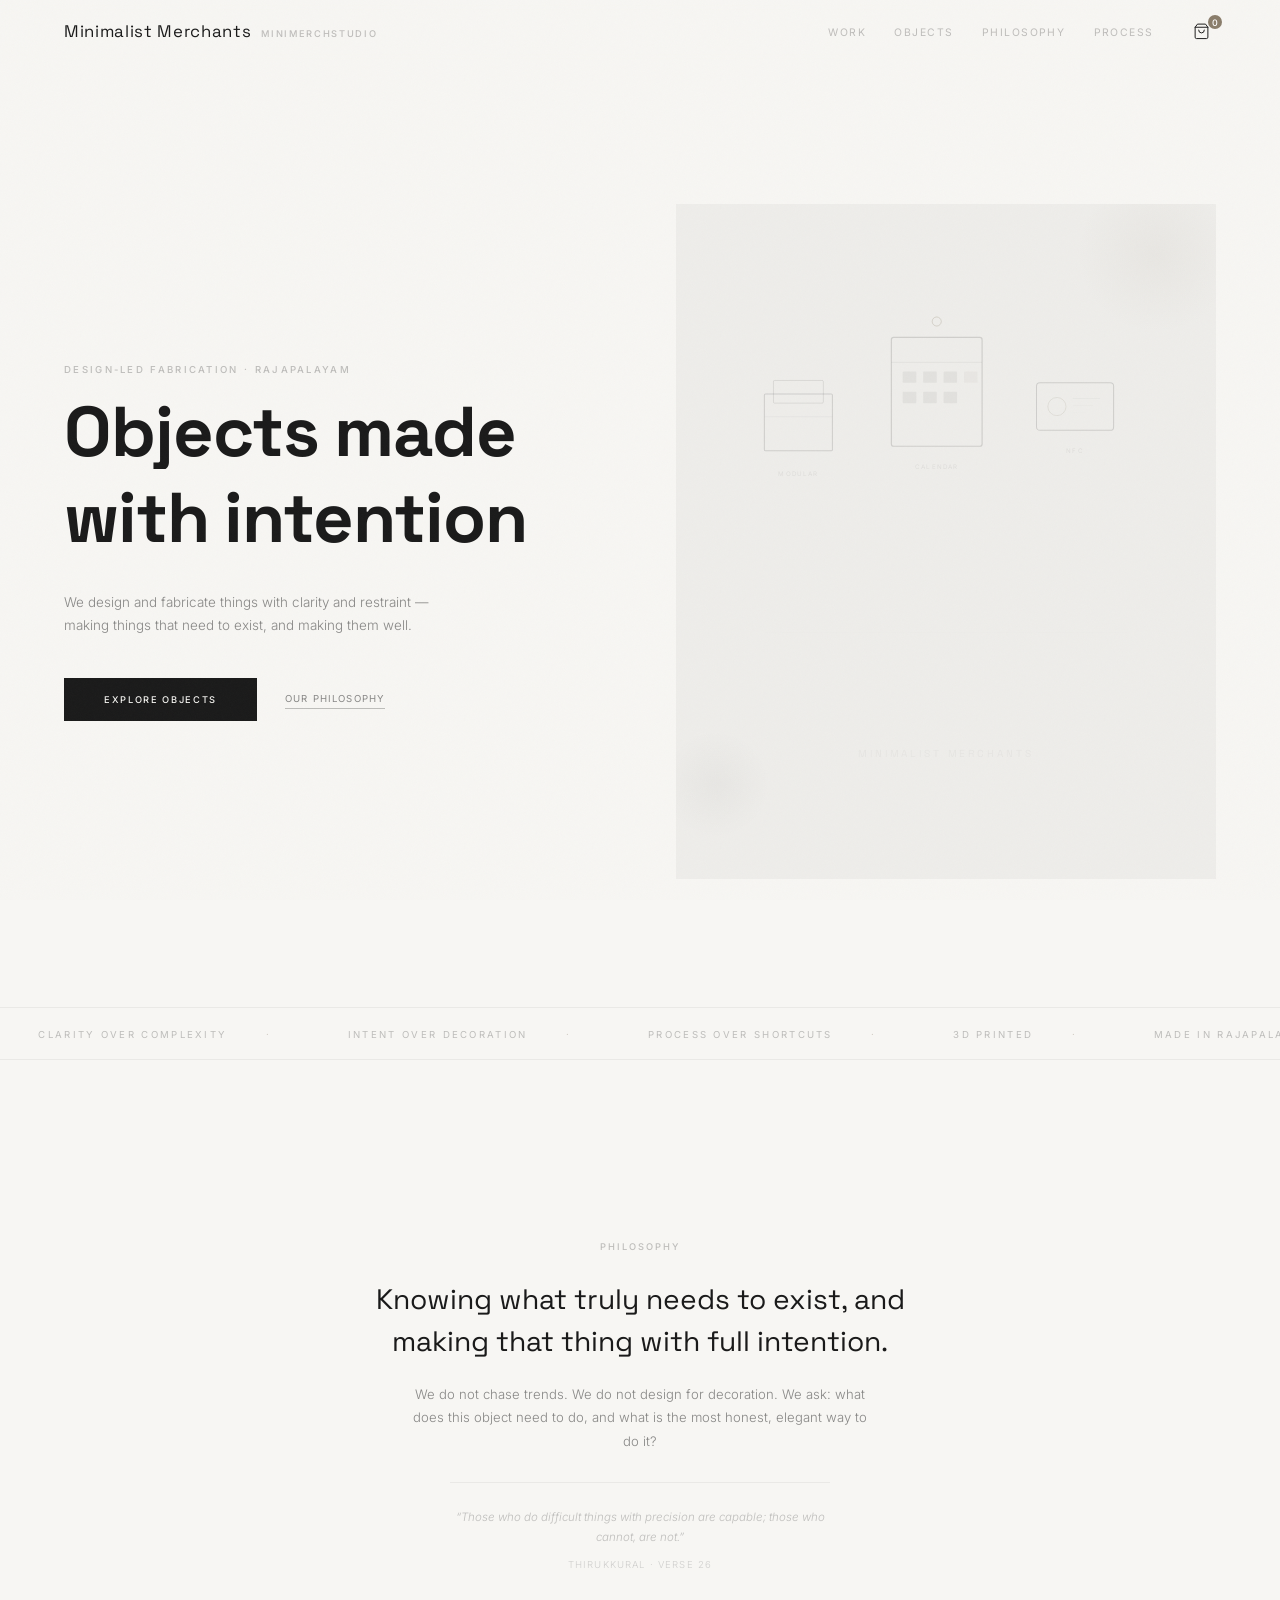
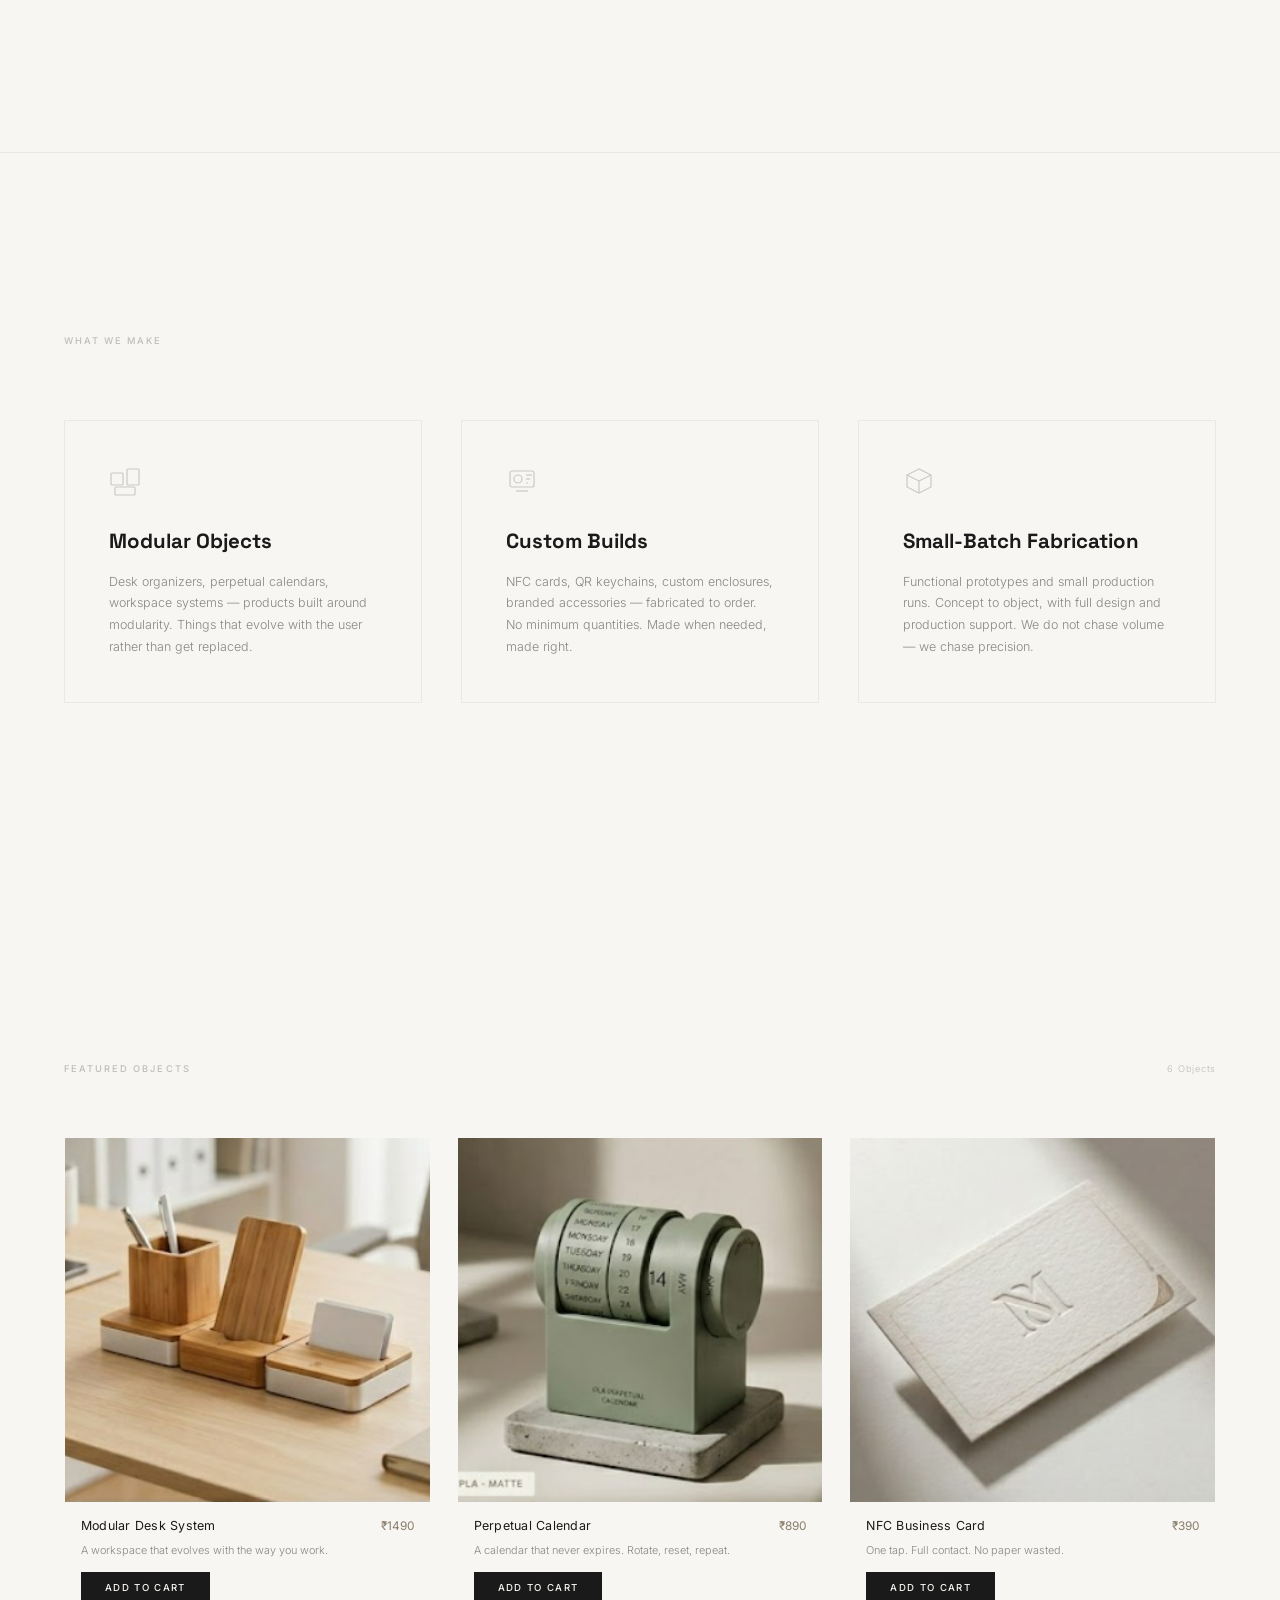
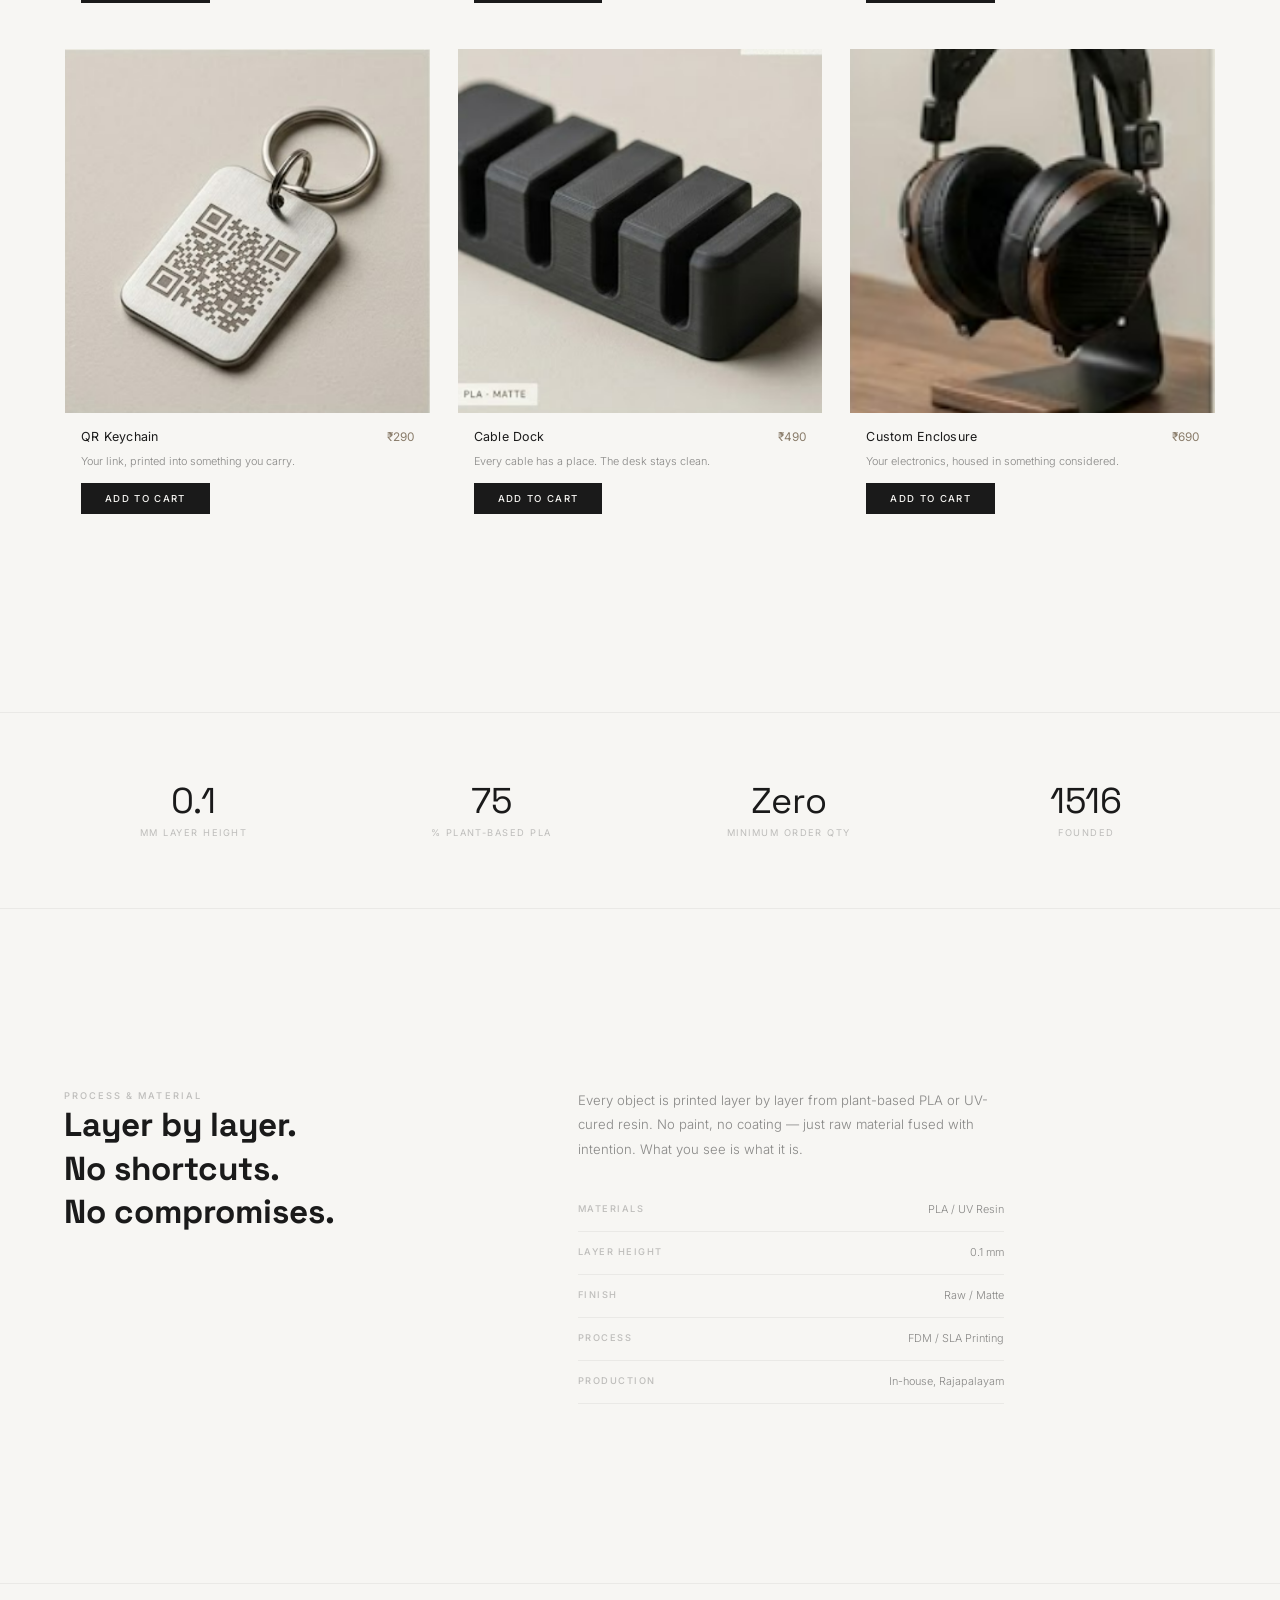
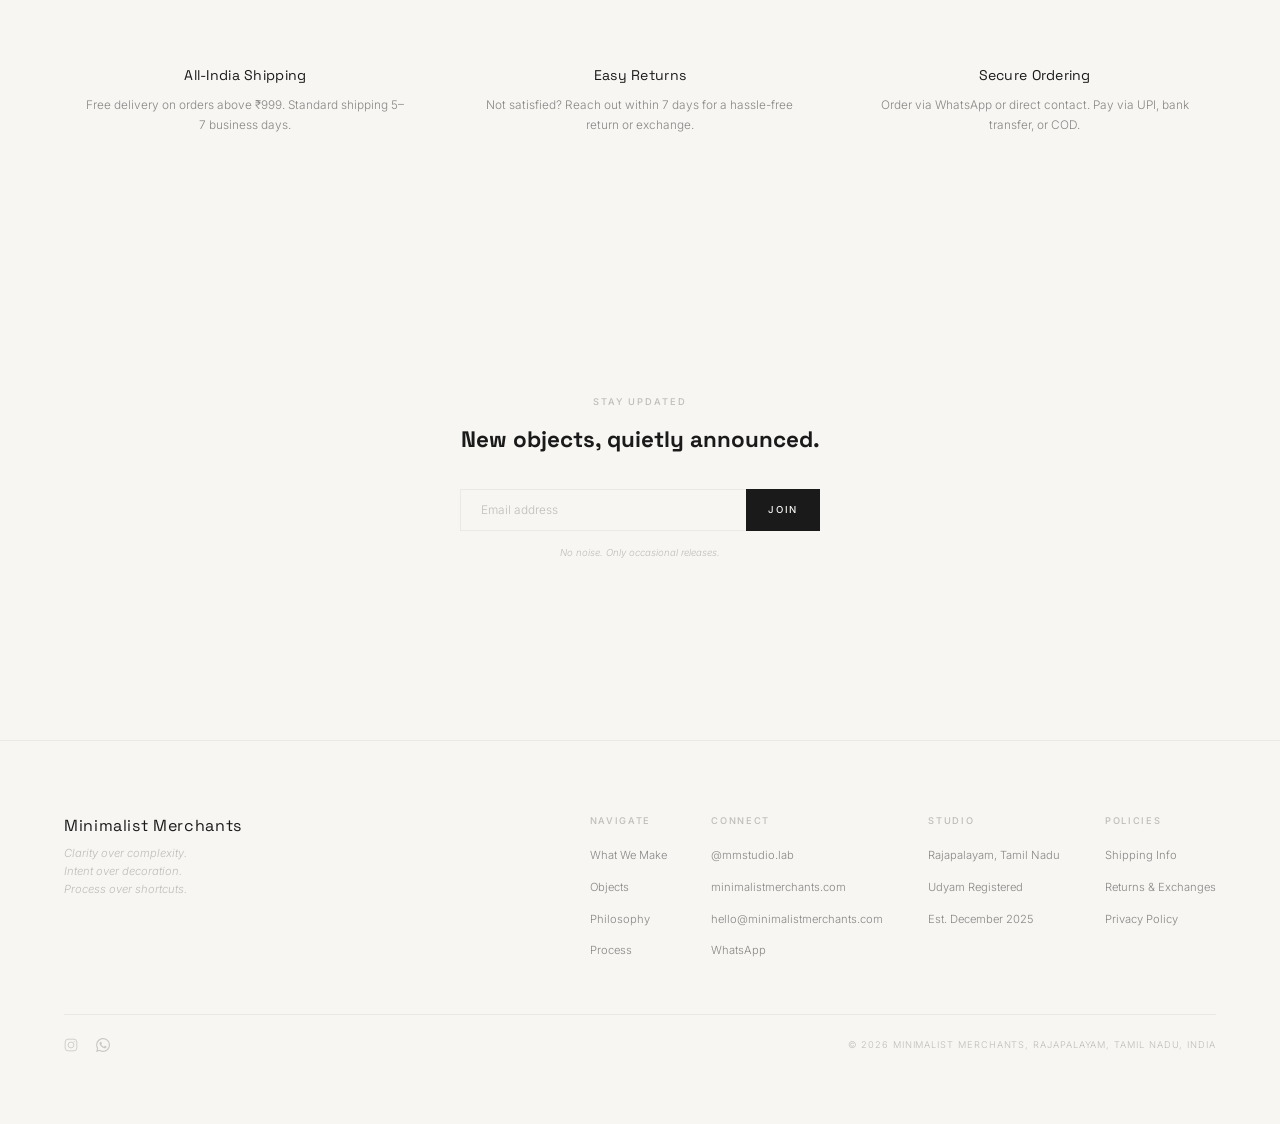
<file: index.html>
﻿<!DOCTYPE html>
<html lang="en">
<head>
  <meta charset="UTF-8">
  <meta name="viewport" content="width=device-width, initial-scale=1.0">
  <title>Minimalist Merchants — Objects Made with Intention</title>
  <meta name="description" content="Minimalist Merchants is a design-led custom 3D printing and fabrication studio based in Rajapalayam, Tamil Nadu. We design and fabricate objects with clarity and restraint.">
  <meta property="og:title" content="Minimalist Merchants — Objects Made with Intention">
  <meta property="og:description" content="Design-led 3D printing &amp; fabrication. Clarity over complexity. Intent over decoration. Process over shortcuts.">
  <meta property="og:type" content="website">
  <meta name="twitter:card" content="summary_large_image">
  <link rel="preconnect" href="https://fonts.googleapis.com">
  <link rel="preconnect" href="https://fonts.gstatic.com" crossorigin>
  <link href="https://fonts.googleapis.com/css2?family=Inter:ital,opsz,wght@0,14..32,300;0,14..32,400;0,14..32,500;1,14..32,300;1,14..32,400&family=Space+Grotesk:wght@400;500;600;700&display=swap" rel="stylesheet">
  <link rel="icon" type="image/svg+xml" href="data:image/svg+xml,%3Csvg xmlns='http://www.w3.org/2000/svg' viewBox='0 0 32 32'%3E%3Crect width='32' height='32' rx='4' fill='%231A1A1A'/%3E%3Ctext x='16' y='22' text-anchor='middle' font-family='system-ui' font-size='14' font-weight='600' fill='%23F7F6F3'%3EM%3C/text%3E%3C/svg%3E">
  <link rel="stylesheet" href="css/style.css">
</head>
<body>
  <noscript><div style="padding:60px 24px;text-align:center;font-family:system-ui"><h1>Minimalist Merchants</h1><p>Please enable JavaScript to view this site.</p></div></noscript>
  <script src="js/data.js"></script>
  <script src="js/components.js"></script>
  <script src="js/app.js"></script>
</body>
</html>
</file>
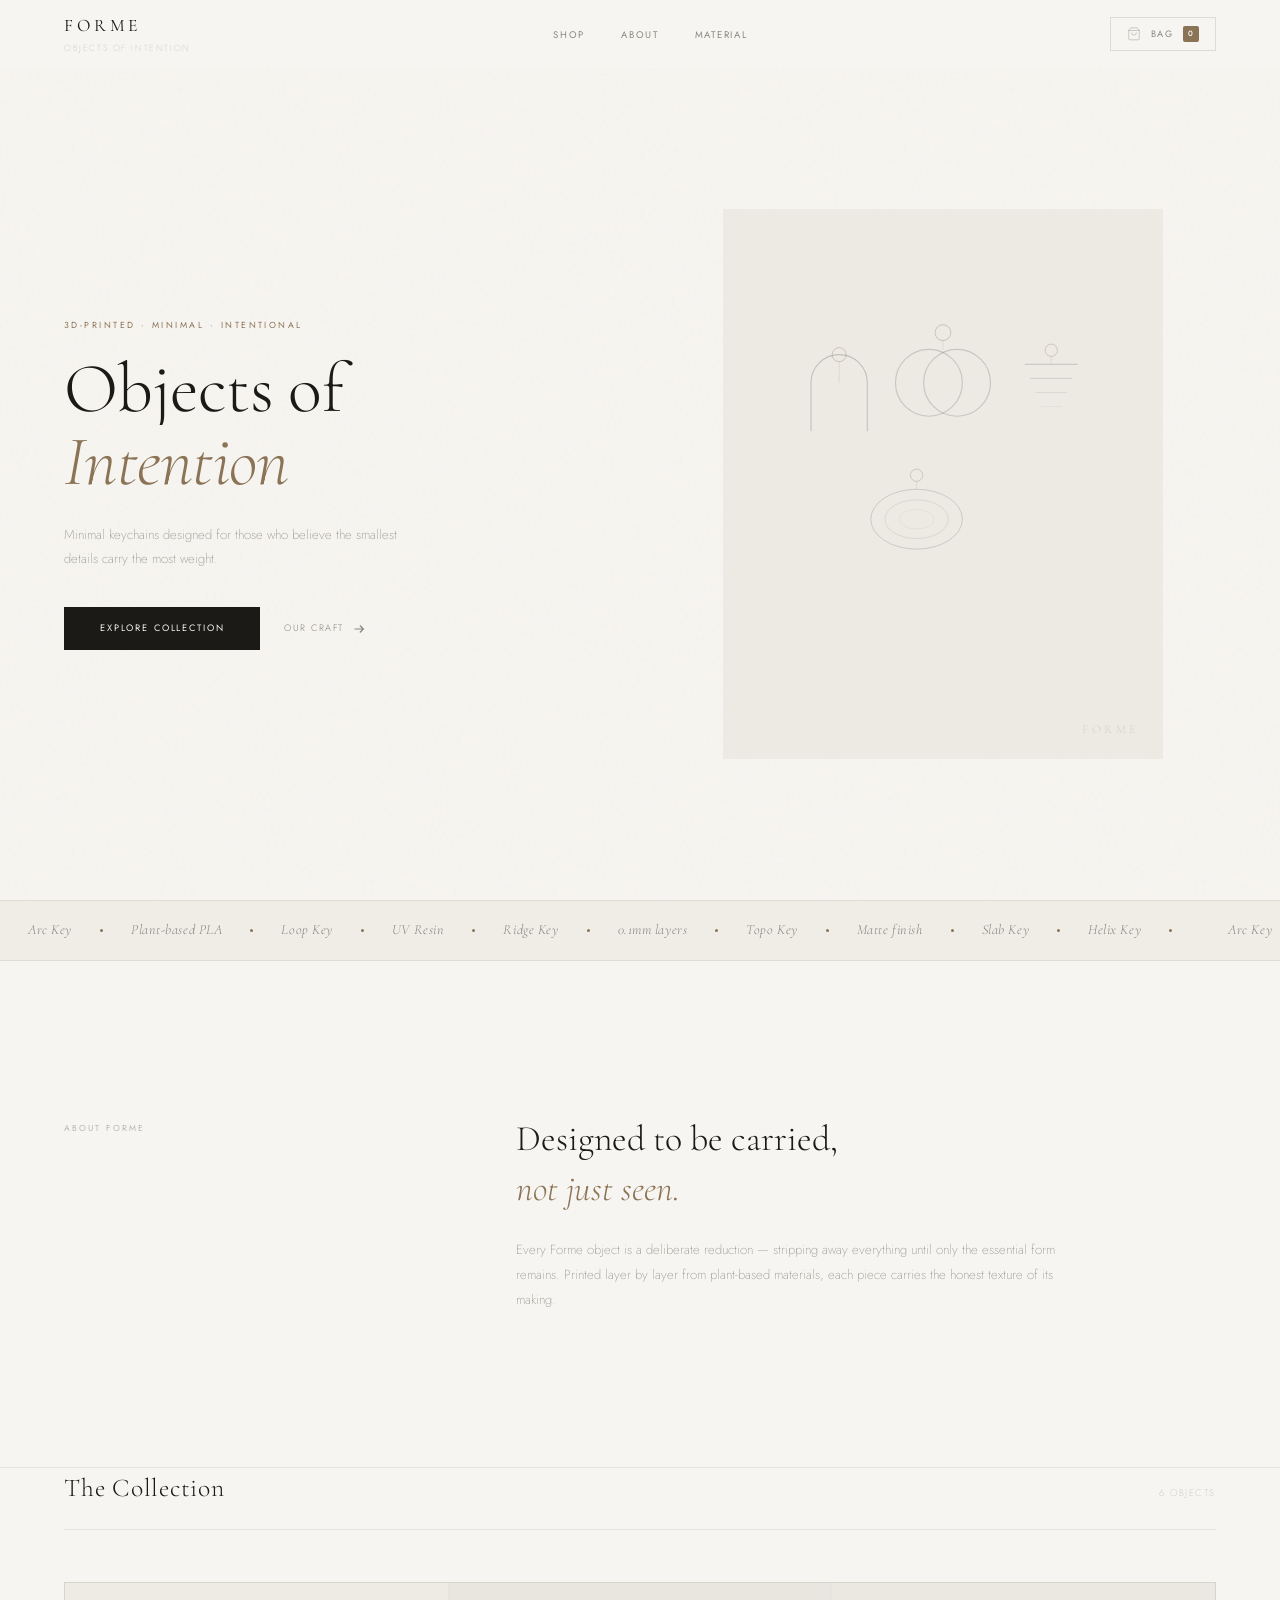
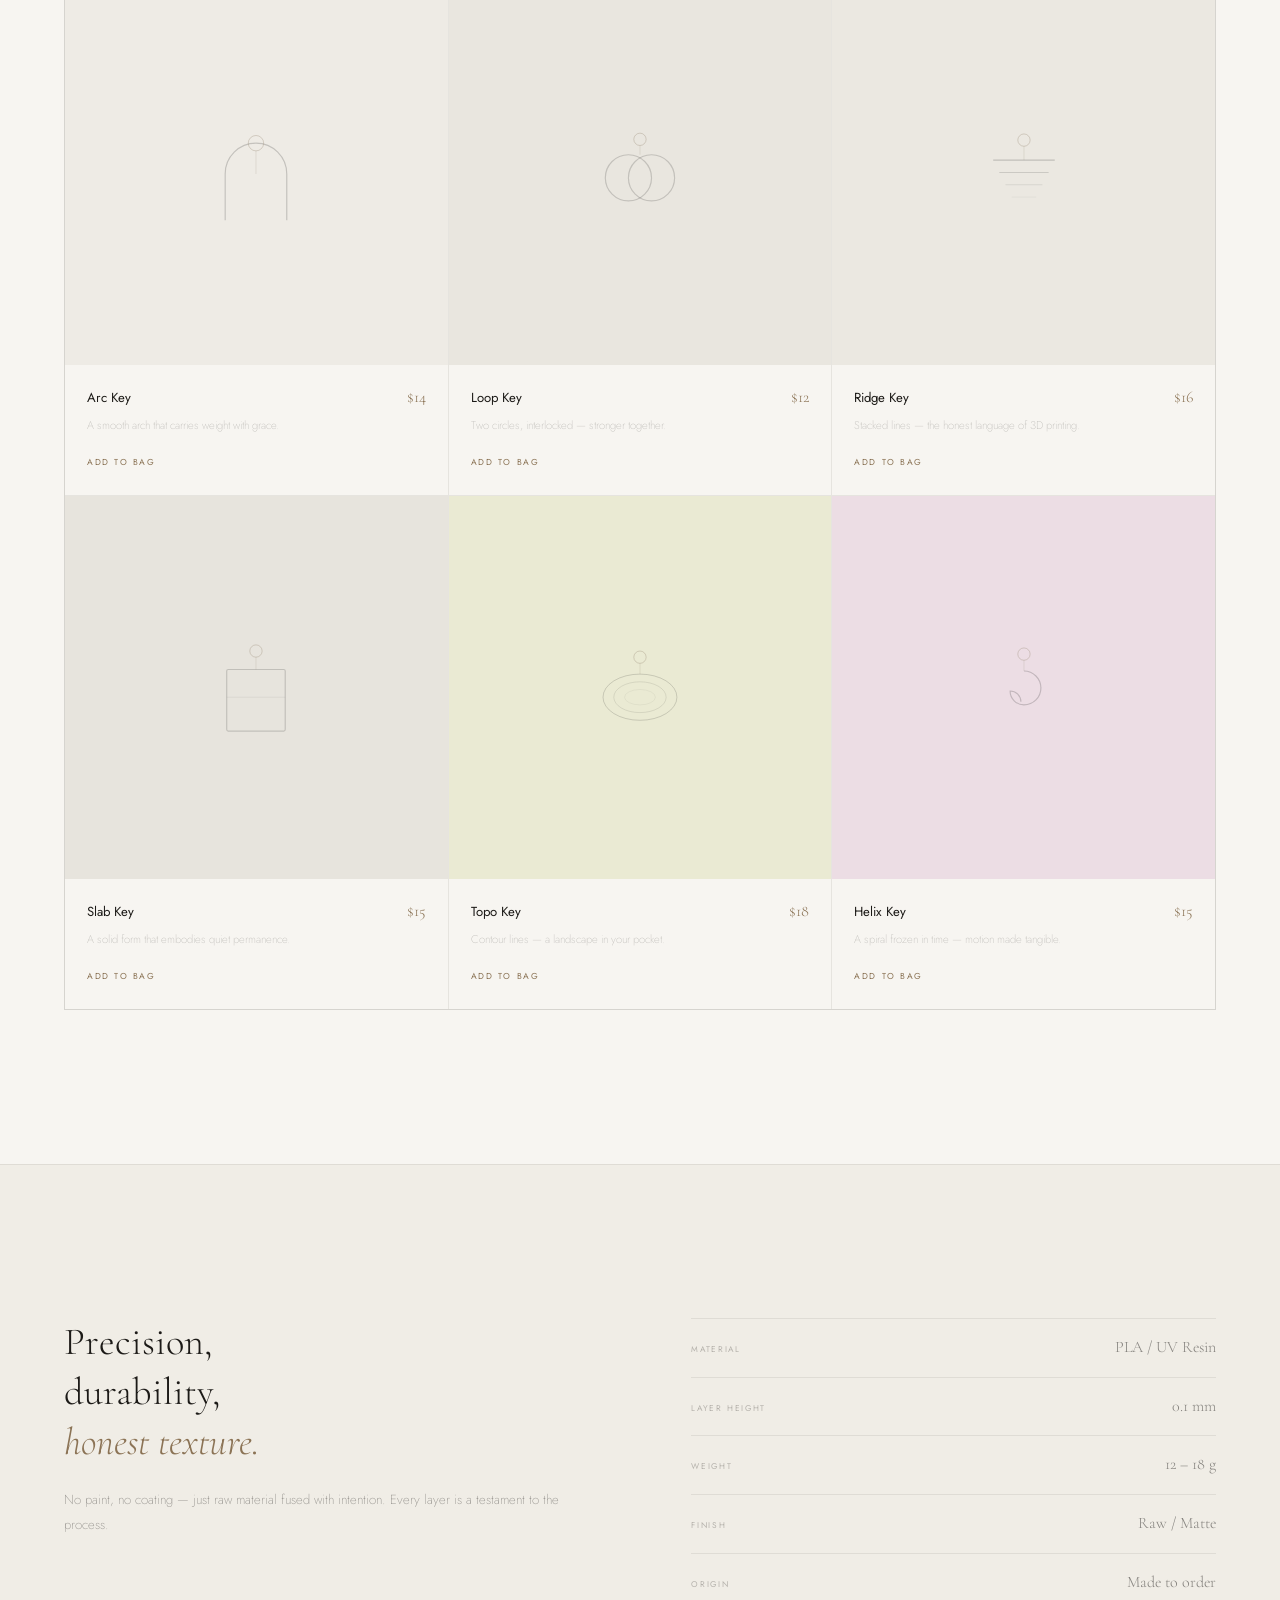
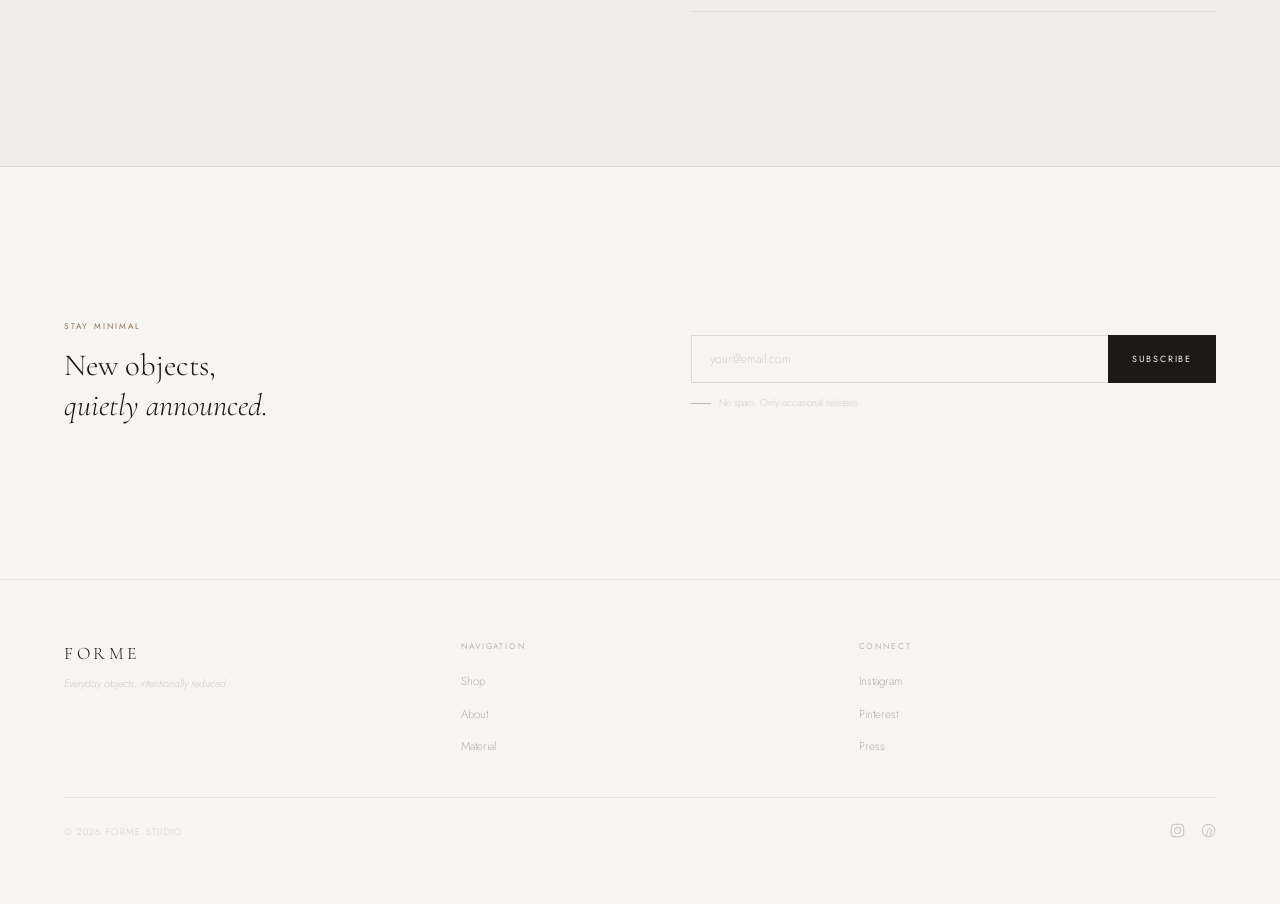
<file: forme-store.html>
<!DOCTYPE html>
<html lang="en">
<head>
  <meta charset="UTF-8">
  <meta name="viewport" content="width=device-width, initial-scale=1.0">
  <title>FORME — Objects of Intention</title>
  <meta name="description" content="FORME — Minimal 3D-printed keychains. Handcrafted from PLA and resin with obsessive intentionality.">
  <link rel="preconnect" href="https://fonts.googleapis.com">
  <link rel="preconnect" href="https://fonts.gstatic.com" crossorigin>
  <link href="https://fonts.googleapis.com/css2?family=Cormorant+Garamond:ital,wght@0,300;0,400;0,500;1,300;1,400&family=Jost:wght@200;300;400;500&display=swap" rel="stylesheet">
  <style>
    *, *::before, *::after { margin: 0; padding: 0; box-sizing: border-box; }

    :root {
      --bg:          #F7F5F1;
      --bg-warm:     #F0EDE6;
      --surface:     #ECEAE3;
      --text:        #1C1A17;
      --text-mid:    rgba(28,26,23,0.5);
      --text-faint:  rgba(28,26,23,0.28);
      --gold:        #8B7355;
      --gold-light:  #A8916F;
      --gold-dark:   #6B5840;
      --border:      rgba(28,26,23,0.08);
      --border-med:  rgba(28,26,23,0.12);
      --serif:       'Cormorant Garamond', Georgia, serif;
      --sans:        'Jost', Helvetica, sans-serif;
      --ease:        cubic-bezier(.25,.1,.25,1);
      --ease-out:    cubic-bezier(.16,1,.3,1);
      --ease-spring: cubic-bezier(.34,1.56,.64,1);
      --px:          clamp(28px, 5vw, 88px);
      --gap:         clamp(80px, 12vw, 160px);
    }

    html { scroll-behavior: smooth; }

    body {
      background: var(--bg);
      color: var(--text);
      font-family: var(--sans);
      font-weight: 300;
      font-size: 14px;
      line-height: 1.6;
      overflow-x: hidden;
      -webkit-font-smoothing: antialiased;
    }
    body.locked { overflow: hidden; }

    a { color: inherit; text-decoration: none; }
    button { font-family: inherit; border: none; background: none; color: inherit; }
    ::selection { background: var(--gold); color: #fff; }

    /* ── CURSOR ── */
    @media (hover: hover) and (pointer: fine) { * { cursor: none !important; } }
    #cursor {
      display: none;
      position: fixed; top: 0; left: 0;
      width: 6px; height: 6px;
      background: var(--text);
      border-radius: 50%;
      pointer-events: none;
      z-index: 10000;
      will-change: transform;
      margin: -3px 0 0 -3px;
      transition: width .4s var(--ease), height .4s var(--ease),
                  margin .4s var(--ease), background .3s ease, opacity .3s ease;
    }
    #cursor.grow {
      width: 44px; height: 44px;
      margin: -22px 0 0 -22px;
      background: transparent;
      border: 1px solid rgba(139,115,85,.35);
    }
    @media (hover: hover) and (pointer: fine) { #cursor { display: block; } }

    /* ── PROGRESS ── */
    #progress {
      position: fixed; top: 0; left: 0;
      height: 1px; width: 0;
      background: linear-gradient(90deg, var(--gold-dark), var(--gold-light));
      z-index: 9999;
      transition: width .1s linear;
    }

    /* ── NAVBAR ── */
    #nav {
      position: fixed; top: 0; left: 0; right: 0;
      z-index: 1000;
      display: flex; align-items: center; justify-content: space-between;
      height: 68px; padding: 0 var(--px);
      background: rgba(247,245,241,0.9);
      backdrop-filter: blur(20px) saturate(1.4);
      -webkit-backdrop-filter: blur(20px) saturate(1.4);
      border-bottom: 1px solid transparent;
      transition: height .4s var(--ease), border-color .4s ease, transform .4s var(--ease);
    }
    #nav.scrolled { height: 54px; border-bottom-color: var(--border); }
    #nav.hidden { transform: translateY(-100%); }

    .nav-brand {
      display: flex; flex-direction: column; gap: 1px;
    }
    .nav-logo {
      font-family: var(--serif);
      font-weight: 400; font-size: 1.1rem;
      letter-spacing: .22em; text-transform: uppercase;
    }
    .nav-sub {
      font-size: .55rem; font-weight: 200;
      letter-spacing: .18em; text-transform: uppercase;
      color: var(--text-faint);
    }

    .nav-links {
      display: flex; gap: 36px; list-style: none;
    }
    @media (max-width: 600px) { .nav-links { display: none; } }
    .nav-links a {
      font-size: .6rem; font-weight: 400;
      letter-spacing: .18em; text-transform: uppercase;
      color: var(--text-mid);
      position: relative;
      transition: color .3s ease;
    }
    .nav-links a::after {
      content: ''; position: absolute;
      bottom: -2px; left: 0; right: 0;
      height: .5px; background: var(--gold);
      transform: scaleX(0); transform-origin: left;
      transition: transform .35s var(--ease);
    }
    .nav-links a:hover { color: var(--text); }
    .nav-links a:hover::after { transform: scaleX(1); }

    .nav-right { display: flex; align-items: center; gap: 20px; }

    .cart-trigger {
      display: flex; align-items: center; gap: 10px;
      padding: 8px 16px;
      border: 1px solid var(--border-med);
      font-size: .58rem; font-weight: 400;
      letter-spacing: .14em; text-transform: uppercase;
      color: var(--text-mid);
      transition: border-color .3s ease, color .3s ease, background .3s ease;
    }
    .cart-trigger:hover {
      border-color: var(--gold);
      color: var(--text);
      background: rgba(139,115,85,.04);
    }
    .cart-trigger svg { width: 14px; height: 14px; opacity: .5; }
    #cartBadge {
      display: inline-flex; align-items: center; justify-content: center;
      min-width: 16px; height: 16px;
      background: var(--gold); color: #fff;
      font-size: .48rem; font-weight: 500;
      border-radius: 2px; padding: 0 3px;
    }

    .ham {
      display: none; flex-direction: column; gap: 5px;
      padding: 4px; width: 28px;
    }
    @media (max-width: 600px) { .ham { display: flex; } }
    .ham span {
      height: 1px; background: var(--text);
      transition: transform .3s var(--ease), opacity .2s ease;
    }
    .ham.open span:nth-child(1) { transform: translateY(6px) rotate(45deg); }
    .ham.open span:nth-child(2) { opacity: 0; }
    .ham.open span:nth-child(3) { transform: translateY(-6px) rotate(-45deg); }

    /* ── MOBILE MENU ── */
    #mm {
      position: fixed; inset: 0; background: var(--bg);
      z-index: 999;
      display: flex; flex-direction: column; align-items: center; justify-content: center;
      gap: 32px;
      opacity: 0; pointer-events: none;
      transition: opacity .4s ease;
    }
    #mm.open { opacity: 1; pointer-events: auto; }
    #mm a {
      font-family: var(--serif); font-size: 2rem; font-weight: 300;
      letter-spacing: .06em;
      opacity: 0; transform: translateY(20px);
      transition: opacity .4s ease, transform .4s var(--ease);
    }
    #mm.open a { opacity: 1; transform: translateY(0); }
    #mm.open a:nth-child(1) { transition-delay: .08s; }
    #mm.open a:nth-child(2) { transition-delay: .14s; }
    #mm.open a:nth-child(3) { transition-delay: .2s; }

    /* ── CART DRAWER ── */
    #cOverlay {
      position: fixed; inset: 0;
      background: rgba(28,26,23,.08);
      z-index: 2000;
      opacity: 0; pointer-events: none;
      transition: opacity .4s ease;
    }
    #cOverlay.open { opacity: 1; pointer-events: auto; }

    #cDrawer {
      position: fixed; top: 0; right: 0;
      width: min(420px, 94vw); height: 100dvh;
      background: var(--bg);
      z-index: 2001;
      transform: translateX(100%);
      transition: transform .5s var(--ease-out);
      display: flex; flex-direction: column;
      border-left: 1px solid var(--border);
    }
    #cDrawer.open { transform: translateX(0); }

    .cd-head {
      display: flex; align-items: center; justify-content: space-between;
      padding: 26px 32px;
      border-bottom: 1px solid var(--border);
    }
    .cd-title {
      font-family: var(--serif); font-size: 1.2rem; font-weight: 300;
      letter-spacing: .06em;
    }
    .cd-close {
      width: 34px; height: 34px;
      display: flex; align-items: center; justify-content: center;
      border: 1px solid var(--border);
      transition: border-color .3s ease, transform .3s var(--ease);
    }
    .cd-close:hover { border-color: var(--gold); transform: rotate(90deg); }
    .cd-close svg { width: 10px; height: 10px; }

    .cd-body { flex: 1; overflow-y: auto; padding: 0 32px; }
    .cd-empty {
      padding: 80px 0;
      text-align: center;
      font-size: .78rem; font-weight: 200;
      color: var(--text-faint);
      line-height: 2;
    }
    .cd-empty em {
      display: block;
      font-family: var(--serif); font-style: italic;
      font-size: 1.05rem; color: var(--text-mid);
      margin-bottom: 6px;
    }

    .cd-item {
      display: grid; grid-template-columns: 52px 1fr auto;
      gap: 16px; align-items: center;
      padding: 20px 0;
      border-bottom: 1px solid var(--border);
    }
    .cd-thumb {
      width: 52px; height: 52px;
      background: var(--surface);
      display: flex; align-items: center; justify-content: center;
    }
    .cd-thumb svg { width: 60%; height: auto; }
    .cd-name { font-size: .78rem; font-weight: 400; letter-spacing: .02em; margin-bottom: 3px; }
    .cd-price { font-size: .68rem; font-weight: 200; color: var(--gold); }
    .cd-qty { display: flex; align-items: center; gap: 12px; margin-top: 8px; }
    .cd-qty button {
      width: 22px; height: 22px;
      display: flex; align-items: center; justify-content: center;
      font-size: .8rem;
      border: 1px solid var(--border);
      transition: border-color .2s ease, color .2s ease;
    }
    .cd-qty button:hover { border-color: var(--gold); color: var(--gold); }
    .cd-qty span { font-size: .72rem; min-width: 16px; text-align: center; }
    .cd-remove {
      font-size: .52rem; font-weight: 400;
      letter-spacing: .14em; text-transform: uppercase;
      color: var(--text-faint);
      transition: color .2s ease;
    }
    .cd-remove:hover { color: var(--gold); }

    .cd-foot {
      padding: 24px 32px;
      border-top: 1px solid var(--border);
    }
    .cd-total {
      display: flex; justify-content: space-between; align-items: baseline;
      margin-bottom: 20px;
    }
    .cd-total-label {
      font-size: .58rem; font-weight: 400;
      letter-spacing: .2em; text-transform: uppercase;
      color: var(--text-faint);
    }
    .cd-total-amount {
      font-family: var(--serif);
      font-size: 1.6rem; font-weight: 300;
    }
    .cd-cta {
      display: block; width: 100%; padding: 16px;
      background: var(--text); color: var(--bg);
      font-size: .58rem; font-weight: 400;
      letter-spacing: .2em; text-transform: uppercase;
      text-align: center;
      transition: background .3s ease;
    }
    .cd-cta:hover { background: var(--gold-dark); }

    /* ── MODAL ── */
    #mOverlay {
      position: fixed; inset: 0;
      background: rgba(28,26,23,.18);
      z-index: 3000;
      display: flex; align-items: center; justify-content: center;
      padding: 24px;
      opacity: 0; pointer-events: none;
      transition: opacity .35s ease;
    }
    #mOverlay.open { opacity: 1; pointer-events: auto; }
    #modal {
      background: var(--bg);
      width: min(680px, 100%); max-height: 88vh; overflow-y: auto;
      display: grid;
      transform: scale(.97) translateY(16px);
      transition: transform .45s var(--ease-out);
      position: relative;
    }
    @media (min-width: 580px) { #modal { grid-template-columns: 1fr 1fr; } }
    #mOverlay.open #modal { transform: scale(1) translateY(0); }

    .m-img {
      aspect-ratio: 1;
      display: flex; align-items: center; justify-content: center;
      padding: 32px;
    }
    .m-img svg { width: 64%; height: auto; }
    .m-body { padding: 40px 36px; display: flex; flex-direction: column; }
    .m-label {
      font-size: .54rem; font-weight: 400;
      letter-spacing: .2em; text-transform: uppercase;
      color: var(--gold); margin-bottom: 10px;
    }
    .m-name {
      font-family: var(--serif);
      font-size: 1.8rem; font-weight: 300;
      line-height: 1.15; margin-bottom: 8px;
    }
    .m-price {
      font-size: .88rem; font-weight: 200;
      color: var(--text-mid); margin-bottom: 22px;
    }
    .m-desc {
      font-size: .78rem; font-weight: 200;
      line-height: 1.8; color: var(--text-mid);
      margin-bottom: 24px; flex: 1;
    }
    .m-specs { margin-bottom: 28px; }
    .m-spec {
      display: flex; justify-content: space-between;
      padding: 9px 0;
      border-bottom: 1px solid var(--border);
      font-size: .68rem;
    }
    .m-spec-k {
      font-size: .54rem; font-weight: 400;
      letter-spacing: .16em; text-transform: uppercase;
      color: var(--text-faint);
    }
    .m-spec-v { font-weight: 200; color: var(--text-mid); }
    .m-add {
      padding: 14px 28px; background: var(--text); color: var(--bg);
      font-size: .58rem; font-weight: 400;
      letter-spacing: .18em; text-transform: uppercase;
      align-self: flex-start;
      transition: background .3s ease;
    }
    .m-add:hover { background: var(--gold-dark); }
    .m-close {
      position: absolute; top: 16px; right: 16px;
      width: 36px; height: 36px;
      display: flex; align-items: center; justify-content: center;
      border: 1px solid var(--border);
      z-index: 1;
      transition: border-color .3s ease, transform .3s var(--ease);
    }
    .m-close:hover { border-color: var(--gold); transform: rotate(90deg); }
    .m-close svg { width: 10px; height: 10px; }

    /* ── TOAST ── */
    #toastWrap {
      position: fixed; bottom: 28px; left: 28px;
      z-index: 5000;
      display: flex; flex-direction: column; gap: 8px;
      pointer-events: none;
    }
    .toast {
      padding: 11px 20px;
      background: var(--text); color: var(--bg);
      font-size: .66rem; font-weight: 300;
      letter-spacing: .06em;
      display: flex; align-items: center; gap: 10px;
      opacity: 0; transform: translateY(8px);
      animation: tIn .3s var(--ease) forwards;
    }
    .toast.out { animation: tOut .25s ease forwards; }
    @keyframes tIn { to { opacity: 1; transform: translateY(0); } }
    @keyframes tOut { to { opacity: 0; transform: translateY(-6px); } }
    .toast-dot {
      width: 5px; height: 5px; border-radius: 50%;
      background: var(--gold-light); flex-shrink: 0;
    }

    /* ── SPACER ── */
    .spacer { height: 68px; }

    /* ── HERO ── */
    .hero {
      min-height: calc(100svh - 68px);
      display: grid;
      padding: 0 var(--px);
      align-items: center;
      position: relative;
      overflow: hidden;
    }
    @media (min-width: 800px) {
      .hero { grid-template-columns: 1fr 1fr; gap: 60px; }
    }

    /* Grain overlay */
    .hero::before {
      content: '';
      position: absolute; inset: 0;
      background-image: url("data:image/svg+xml,%3Csvg viewBox='0 0 256 256' xmlns='http://www.w3.org/2000/svg'%3E%3Cfilter id='noise'%3E%3CfeTurbulence type='fractalNoise' baseFrequency='0.85' numOctaves='4' stitchTiles='stitch'/%3E%3C/filter%3E%3Crect width='100%25' height='100%25' filter='url(%23noise)' opacity='0.04'/%3E%3C/svg%3E");
      pointer-events: none; z-index: 0;
    }

    .hero-text {
      position: relative; z-index: 1;
      order: 2;
      padding: clamp(60px, 10vw, 100px) 0;
    }
    @media (min-width: 800px) { .hero-text { order: 1; } }

    .hero-kicker {
      font-size: .55rem; font-weight: 400;
      letter-spacing: .28em; text-transform: uppercase;
      color: var(--gold);
      margin-bottom: 20px;
      opacity: 0;
      animation: fadeUp .6s var(--ease) .2s forwards;
    }

    .hero-h1 {
      font-family: var(--serif);
      font-size: clamp(3rem, 5.5vw, 5.5rem);
      font-weight: 300;
      line-height: 1.04;
      letter-spacing: -.01em;
      margin-bottom: 24px;
    }
    .hero-h1 em {
      font-style: italic;
      color: var(--gold);
    }
    .hero-h1 .line { display: block; overflow: hidden; }
    .hero-h1 .line-inner {
      display: block;
      transform: translateY(110%);
      animation: lineUp .8s var(--ease-out) forwards;
    }
    .hero-h1 .line:nth-child(1) .line-inner { animation-delay: .3s; }
    .hero-h1 .line:nth-child(2) .line-inner { animation-delay: .42s; }
    .hero-h1 .line:nth-child(3) .line-inner { animation-delay: .54s; }

    @keyframes lineUp { to { transform: translateY(0); } }
    @keyframes fadeUp { to { opacity: 1; transform: translateY(0); } }

    .hero-body {
      font-size: .82rem; font-weight: 200;
      color: var(--text-mid); line-height: 1.85;
      max-width: 340px; margin-bottom: 36px;
      opacity: 0;
      animation: fadeUp .6s var(--ease) .7s forwards;
    }

    .hero-actions {
      display: flex; align-items: center; gap: 24px;
      opacity: 0;
      animation: fadeUp .6s var(--ease) .85s forwards;
    }
    .btn-primary {
      padding: 14px 36px;
      background: var(--text); color: var(--bg);
      font-size: .58rem; font-weight: 400;
      letter-spacing: .2em; text-transform: uppercase;
      transition: background .3s ease, transform .15s ease;
      display: inline-block;
    }
    .btn-primary:hover { background: var(--gold-dark); }
    .btn-primary:active { transform: scale(.98); }
    .btn-ghost {
      font-size: .58rem; font-weight: 300;
      letter-spacing: .16em; text-transform: uppercase;
      color: var(--text-mid);
      display: flex; align-items: center; gap: 8px;
      transition: color .3s ease;
    }
    .btn-ghost svg { width: 14px; transition: transform .3s var(--ease); }
    .btn-ghost:hover { color: var(--text); }
    .btn-ghost:hover svg { transform: translateX(4px); }

    .hero-visual {
      position: relative; z-index: 1;
      order: 1;
      display: flex; align-items: center; justify-content: center;
      padding: clamp(40px, 6vw, 80px) 0;
    }
    @media (min-width: 800px) { .hero-visual { order: 2; } }

    .hero-frame {
      width: 100%; aspect-ratio: 4/5;
      max-width: 440px;
      background: var(--surface);
      display: flex; align-items: center; justify-content: center;
      position: relative;
      overflow: hidden;
    }
    .hero-frame::after {
      content: 'FORME';
      position: absolute; bottom: 20px; right: 24px;
      font-family: var(--serif); font-size: .75rem;
      letter-spacing: .3em; text-transform: uppercase;
      color: rgba(28,26,23,.12);
    }
    .hero-frame svg {
      width: 80%; height: auto;
      opacity: 0;
      animation: fadeUp .9s var(--ease) .5s forwards;
    }

    /* ── MARQUEE ── */
    .marquee-wrap {
      overflow: hidden;
      border-top: 1px solid var(--border);
      border-bottom: 1px solid var(--border);
      padding: 18px 0;
      background: var(--bg-warm);
    }
    .marquee-track {
      display: flex; gap: 0;
      animation: marquee 18s linear infinite;
    }
    .marquee-item {
      display: flex; align-items: center; gap: 28px;
      white-space: nowrap; flex-shrink: 0;
      padding: 0 28px;
    }
    .marquee-item span {
      font-family: var(--serif); font-size: .88rem; font-weight: 300;
      font-style: italic; color: var(--text-mid);
      letter-spacing: .04em;
    }
    .marquee-dot {
      width: 3px; height: 3px; border-radius: 50%;
      background: var(--gold); flex-shrink: 0;
    }
    @keyframes marquee {
      from { transform: translateX(0); }
      to { transform: translateX(-50%); }
    }

    /* ── ABOUT ── */
    .about {
      padding: var(--gap) var(--px);
      display: grid;
      gap: 60px;
    }
    @media (min-width: 768px) {
      .about { grid-template-columns: 1fr 2fr; gap: clamp(60px, 8vw, 120px); align-items: start; }
    }

    .about-label {
      font-size: .54rem; font-weight: 400;
      letter-spacing: .24em; text-transform: uppercase;
      color: var(--text-faint);
      padding-top: 8px;
    }
    .about-content {}
    .about-h2 {
      font-family: var(--serif);
      font-size: clamp(1.5rem, 2.8vw, 2.4rem);
      font-weight: 300; line-height: 1.4;
      margin-bottom: 24px;
    }
    .about-h2 em { font-style: italic; color: var(--gold); }
    .about-p {
      font-size: .82rem; font-weight: 200;
      line-height: 1.9; color: var(--text-mid);
      max-width: 540px;
    }

    /* ── COLLECTION ── */
    .collection {
      padding: 0 var(--px) var(--gap);
    }
    .section-head {
      display: flex; align-items: baseline;
      justify-content: space-between;
      margin-bottom: 52px;
      padding-bottom: 20px;
      border-bottom: 1px solid var(--border);
    }
    .section-title {
      font-family: var(--serif);
      font-size: clamp(1.1rem, 2vw, 1.6rem);
      font-weight: 300; letter-spacing: .03em;
    }
    .section-count {
      font-size: .6rem; font-weight: 200;
      letter-spacing: .16em; text-transform: uppercase;
      color: var(--text-faint);
    }

    #grid {
      display: grid;
      grid-template-columns: repeat(2, 1fr);
      gap: 1px;
      background: var(--border);
      border: 1px solid var(--border);
    }
    @media (min-width: 900px) {
      #grid { grid-template-columns: repeat(3, 1fr); }
    }

    .pcard {
      background: var(--bg);
      opacity: 0; transform: translateY(16px);
      transition: opacity .5s var(--ease), transform .5s var(--ease);
    }
    .pcard.in { opacity: 1; transform: translateY(0); }

    .pcard-img {
      aspect-ratio: 1;
      display: flex; align-items: center; justify-content: center;
      padding: 24px; position: relative; overflow: hidden;
      transition: background .4s ease;
    }
    .pcard-img-inner {
      display: flex; align-items: center; justify-content: center;
      width: 100%; height: 100%;
      transition: transform .6s var(--ease);
    }
    .pcard:hover .pcard-img-inner { transform: scale(1.06) translateY(-4px); }
    .pcard-img-inner svg { width: 46%; height: auto; }

    .pcard-tag {
      position: absolute; top: 14px; left: 14px;
      font-size: .5rem; font-weight: 400;
      letter-spacing: .14em; text-transform: uppercase;
      color: var(--text-faint);
      background: var(--bg);
      padding: 4px 10px;
      opacity: 0; transform: translateY(-4px);
      transition: opacity .3s ease, transform .3s var(--ease);
    }
    .pcard:hover .pcard-tag { opacity: 1; transform: translateY(0); }

    .pcard-body { padding: 20px 22px 24px; }
    .pcard-row {
      display: flex; justify-content: space-between;
      align-items: baseline; margin-bottom: 6px;
    }
    .pcard-name { font-size: .82rem; font-weight: 400; }
    .pcard-price {
      font-family: var(--serif);
      font-size: 1rem; font-weight: 300; color: var(--gold);
    }
    .pcard-desc {
      font-size: .7rem; font-weight: 200;
      color: var(--text-faint); line-height: 1.6;
      margin-bottom: 14px;
    }
    .pcard-btn {
      font-size: .54rem; font-weight: 400;
      letter-spacing: .18em; text-transform: uppercase;
      color: var(--gold);
      position: relative; display: inline-block;
      transition: color .3s ease;
    }
    .pcard-btn::after {
      content: ''; position: absolute;
      left: 0; bottom: -2px;
      width: 0; height: .5px;
      background: var(--gold);
      transition: width .35s var(--ease);
    }
    .pcard-btn:hover::after { width: 100%; }

    /* ── MATERIAL ── */
    .material {
      padding: var(--gap) var(--px);
      border-top: 1px solid var(--border);
      border-bottom: 1px solid var(--border);
      background: var(--bg-warm);
    }
    .mat-inner {
      display: grid; gap: 60px;
    }
    @media (min-width: 768px) {
      .mat-inner { grid-template-columns: 1fr 1fr; gap: clamp(60px, 8vw, 120px); }
    }
    .mat-heading {
      font-family: var(--serif);
      font-size: clamp(1.6rem, 3vw, 2.8rem);
      font-weight: 300; line-height: 1.3;
      margin-bottom: 20px;
    }
    .mat-heading em { font-style: italic; color: var(--gold); }
    .mat-intro {
      font-size: .82rem; font-weight: 200;
      line-height: 1.9; color: var(--text-mid);
    }
    .mat-spec {
      display: flex; justify-content: space-between;
      align-items: baseline;
      padding: 16px 0; border-bottom: 1px solid var(--border);
    }
    .mat-spec:first-child { border-top: 1px solid var(--border); }
    .mat-spec-k {
      font-size: .52rem; font-weight: 400;
      letter-spacing: .2em; text-transform: uppercase;
      color: var(--text-faint);
    }
    .mat-spec-v {
      font-family: var(--serif); font-size: 1rem;
      font-weight: 300; color: var(--text-mid);
    }

    /* ── NEWSLETTER ── */
    .nl {
      padding: var(--gap) var(--px);
      display: grid; gap: 60px;
    }
    @media (min-width: 768px) {
      .nl { grid-template-columns: 1fr 1fr; align-items: center; gap: clamp(60px, 8vw, 120px); }
    }
    .nl-head {}
    .nl-kicker {
      font-size: .52rem; font-weight: 400;
      letter-spacing: .24em; text-transform: uppercase;
      color: var(--gold); margin-bottom: 12px;
    }
    .nl-title {
      font-family: var(--serif);
      font-size: clamp(1.4rem, 2.4vw, 2rem);
      font-weight: 300; line-height: 1.3;
    }
    .nl-title em { font-style: italic; }
    .nl-form-wrap {}
    .nl-form { display: flex; }
    .nl-input {
      flex: 1; padding: 14px 18px;
      border: 1px solid var(--border-med); border-right: none;
      background: transparent;
      font-family: var(--sans); font-size: .76rem; font-weight: 200;
      color: var(--text); outline: none;
      transition: border-color .3s ease;
    }
    .nl-input::placeholder { color: var(--text-faint); }
    .nl-input:focus { border-color: var(--gold); }
    .nl-submit {
      padding: 14px 24px;
      background: var(--text); color: var(--bg);
      font-size: .56rem; font-weight: 400;
      letter-spacing: .2em; text-transform: uppercase;
      white-space: nowrap;
      transition: background .3s ease;
    }
    .nl-submit:hover { background: var(--gold-dark); }
    .nl-note {
      font-size: .62rem; font-weight: 200;
      color: var(--text-faint); margin-top: 12px;
      display: flex; align-items: center; gap: 8px;
    }
    .nl-note::before {
      content: '';
      width: 20px; height: .5px;
      background: var(--text-faint); flex-shrink: 0;
    }
    #nlThanks {
      display: none;
      font-family: var(--serif); font-style: italic;
      font-size: 1.05rem; font-weight: 300;
      color: var(--text-mid);
    }
    #nlThanks.show { display: block; }

    /* ── FOOTER ── */
    footer {
      padding: clamp(40px, 5vw, 60px) var(--px);
      border-top: 1px solid var(--border);
      display: grid; gap: 40px;
    }
    @media (min-width: 768px) {
      footer { grid-template-columns: 1fr 1fr 1fr; align-items: start; }
    }
    .ft-brand {}
    .ft-logo {
      font-family: var(--serif);
      font-size: 1.1rem; letter-spacing: .2em;
      text-transform: uppercase; margin-bottom: 8px;
    }
    .ft-tagline {
      font-size: .66rem; font-weight: 200;
      font-style: italic; color: var(--text-faint);
    }
    .ft-nav-title {
      font-size: .52rem; font-weight: 400;
      letter-spacing: .22em; text-transform: uppercase;
      color: var(--text-faint); margin-bottom: 16px;
    }
    .ft-nav { list-style: none; display: flex; flex-direction: column; gap: 10px; }
    .ft-nav a {
      font-size: .72rem; font-weight: 200;
      color: var(--text-mid);
      transition: color .3s ease;
    }
    .ft-nav a:hover { color: var(--gold); }
    .ft-bottom {
      grid-column: 1 / -1;
      display: flex; justify-content: space-between; align-items: center;
      padding-top: 24px; border-top: 1px solid var(--border);
    }
    .ft-copy {
      font-size: .58rem; font-weight: 200;
      letter-spacing: .14em; text-transform: uppercase;
      color: var(--text-faint);
    }
    .ft-social { display: flex; gap: 16px; }
    .ft-social a {
      opacity: .25;
      transition: opacity .3s ease;
    }
    .ft-social a:hover { opacity: .7; }
    .ft-social svg { width: 15px; height: 15px; }

    /* ── BACK TOP ── */
    #btt {
      position: fixed; bottom: 28px; right: 28px;
      width: 42px; height: 42px;
      display: flex; align-items: center; justify-content: center;
      border: 1px solid var(--border-med);
      background: var(--bg); z-index: 100;
      opacity: 0; pointer-events: none; transform: translateY(8px);
      transition: opacity .3s ease, transform .3s ease, border-color .2s ease;
    }
    #btt.show { opacity: 1; pointer-events: auto; transform: translateY(0); }
    #btt:hover { border-color: var(--gold); }
    #btt svg { width: 12px; height: 12px; }

    /* ── REVEAL ── */
    .reveal {
      opacity: 0; transform: translateY(18px);
      transition: opacity .65s var(--ease), transform .65s var(--ease);
    }
    .reveal.in { opacity: 1; transform: translateY(0); }

    .divider { height: 1px; background: var(--border); }
  </style>
</head>
<body>

<div id="progress"></div>
<div id="cursor"></div>
<div id="toastWrap"></div>

<!-- Modal -->
<div id="mOverlay">
  <div id="modal">
    <button class="m-close" id="mClose">
      <svg viewBox="0 0 16 16" fill="none" stroke="currentColor" stroke-width="1.4"><path d="M2 2l12 12M14 2L2 14"/></svg>
    </button>
    <div class="m-img" id="mImg"></div>
    <div class="m-body">
      <p class="m-label" id="mMat"></p>
      <h3 class="m-name" id="mName"></h3>
      <p class="m-price" id="mPrice"></p>
      <p class="m-desc" id="mDesc"></p>
      <div class="m-specs" id="mSpecs"></div>
      <button class="m-add" id="mAdd">Add to Cart</button>
    </div>
  </div>
</div>

<!-- Cart -->
<div id="cOverlay"></div>
<div id="cDrawer">
  <div class="cd-head">
    <span class="cd-title">Your Bag</span>
    <button class="cd-close" id="cClose">
      <svg viewBox="0 0 16 16" fill="none" stroke="currentColor" stroke-width="1.4"><path d="M2 2l12 12M14 2L2 14"/></svg>
    </button>
  </div>
  <div class="cd-body" id="cBody">
    <div class="cd-empty" id="cEmpty"><em>Your bag is empty.</em>Good things take time.</div>
  </div>
  <div class="cd-foot" id="cFoot" style="display:none">
    <div class="cd-total">
      <span class="cd-total-label">Total</span>
      <span class="cd-total-amount" id="cTotal">$0</span>
    </div>
    <button class="cd-cta" id="cCheckout">Proceed to Checkout</button>
  </div>
</div>

<!-- Mobile menu -->
<div id="mm">
  <a href="#shop" class="mm-l">Shop</a>
  <a href="#about" class="mm-l">About</a>
  <a href="#material" class="mm-l">Material</a>
</div>

<!-- Nav -->
<nav id="nav">
  <div class="nav-brand">
    <a href="#" class="nav-logo">Forme</a>
    <span class="nav-sub">Objects of Intention</span>
  </div>
  <ul class="nav-links">
    <li><a href="#shop">Shop</a></li>
    <li><a href="#about">About</a></li>
    <li><a href="#material">Material</a></li>
  </ul>
  <div class="nav-right">
    <button class="cart-trigger" id="cOpen">
      <svg viewBox="0 0 24 24" fill="none" stroke="currentColor" stroke-width="1.4" stroke-linecap="round"><path d="M6 2L3 6v14a2 2 0 002 2h14a2 2 0 002-2V6l-3-4z"/><line x1="3" y1="6" x2="21" y2="6"/><path d="M16 10a4 4 0 01-8 0"/></svg>
      <span>Bag</span>
      <span id="cartBadge">0</span>
    </button>
    <button class="ham" id="ham"><span></span><span></span><span></span></button>
  </div>
</nav>
<div class="spacer"></div>

<!-- HERO -->
<section class="hero" id="top">
  <div class="hero-text">
    <p class="hero-kicker">3D-Printed · Minimal · Intentional</p>
    <h1 class="hero-h1">
      <span class="line"><span class="line-inner">Objects of</span></span>
      <span class="line"><span class="line-inner"><em>Intention</em></span></span>
    </h1>
    <p class="hero-body">Minimal keychains designed for those who believe the smallest details carry the most weight.</p>
    <div class="hero-actions">
      <a href="#shop" class="btn-primary">Explore Collection</a>
      <a href="#about" class="btn-ghost">
        Our craft
        <svg viewBox="0 0 16 16" fill="none" stroke="currentColor" stroke-width="1.4"><path d="M3 8h10M9 4l4 4-4 4"/></svg>
      </a>
    </div>
  </div>
  <div class="hero-visual">
    <div class="hero-frame">
      <svg viewBox="0 0 400 500" fill="none" xmlns="http://www.w3.org/2000/svg">
        <!-- Arc -->
        <g transform="translate(30,70)">
          <path d="M20 120V65A32 32 0 0 1 84 65v55" stroke="#1A1A1A" stroke-width="1.2" opacity=".2"/>
          <circle cx="52" cy="33" r="8" stroke="#9A8C78" stroke-width="1" opacity=".45"/>
          <line x1="52" y1="41" x2="52" y2="65" stroke="#9A8C78" stroke-width=".7" opacity=".28"/>
        </g>
        <!-- Loop -->
        <g transform="translate(140,30)">
          <circle cx="44" cy="105" r="38" stroke="#1A1A1A" stroke-width="1.3" opacity=".17"/>
          <circle cx="76" cy="105" r="38" stroke="#1A1A1A" stroke-width="1.3" opacity=".17"/>
          <circle cx="60" cy="48" r="9" stroke="#9A8C78" stroke-width="1" opacity=".45"/>
          <line x1="60" y1="57" x2="60" y2="67" stroke="#9A8C78" stroke-width=".7" opacity=".28"/>
        </g>
        <!-- Ridge -->
        <g transform="translate(285,90)">
          <line x1="8" y1="24" x2="68" y2="24" stroke="#1A1A1A" stroke-width="1.2" opacity=".2"/>
          <line x1="14" y1="40" x2="62" y2="40" stroke="#1A1A1A" stroke-width="1.1" opacity=".14"/>
          <line x1="20" y1="56" x2="56" y2="56" stroke="#1A1A1A" stroke-width="1" opacity=".09"/>
          <line x1="26" y1="72" x2="50" y2="72" stroke="#1A1A1A" stroke-width=".9" opacity=".05"/>
          <circle cx="38" cy="8" r="7" stroke="#9A8C78" stroke-width=".9" opacity=".45"/>
          <line x1="38" y1="15" x2="38" y2="24" stroke="#9A8C78" stroke-width=".7" opacity=".28"/>
        </g>
        <!-- Topo -->
        <g transform="translate(100,230)">
          <ellipse cx="70" cy="60" rx="52" ry="34" stroke="#1A1A1A" stroke-width="1.1" opacity=".16"/>
          <ellipse cx="70" cy="60" rx="36" ry="22" stroke="#1A1A1A" stroke-width=".9" opacity=".11"/>
          <ellipse cx="70" cy="60" rx="20" ry="11" stroke="#1A1A1A" stroke-width=".7" opacity=".07"/>
          <circle cx="70" cy="10" r="7" stroke="#9A8C78" stroke-width=".9" opacity=".45"/>
          <line x1="70" y1="17" x2="70" y2="26" stroke="#9A8C78" stroke-width=".7" opacity=".28"/>
        </g>
        <!-- Subtle ground line -->
        <line x1="40" y1="400" x2="360" y2="400" stroke="#1A1A1A" stroke-width=".3" opacity=".06"/>
      </svg>
    </div>
  </div>
</section>

<!-- Marquee -->
<div class="marquee-wrap">
  <div class="marquee-track" id="mTrack">
    <div class="marquee-item"><span>Arc Key</span><span class="marquee-dot"></span><span>Plant-based PLA</span><span class="marquee-dot"></span><span>Loop Key</span><span class="marquee-dot"></span><span>UV Resin</span><span class="marquee-dot"></span><span>Ridge Key</span><span class="marquee-dot"></span><span>0.1mm layers</span><span class="marquee-dot"></span><span>Topo Key</span><span class="marquee-dot"></span><span>Matte finish</span><span class="marquee-dot"></span><span>Slab Key</span><span class="marquee-dot"></span><span>Helix Key</span><span class="marquee-dot"></span></div>
    <div class="marquee-item" aria-hidden="true"><span>Arc Key</span><span class="marquee-dot"></span><span>Plant-based PLA</span><span class="marquee-dot"></span><span>Loop Key</span><span class="marquee-dot"></span><span>UV Resin</span><span class="marquee-dot"></span><span>Ridge Key</span><span class="marquee-dot"></span><span>0.1mm layers</span><span class="marquee-dot"></span><span>Topo Key</span><span class="marquee-dot"></span><span>Matte finish</span><span class="marquee-dot"></span><span>Slab Key</span><span class="marquee-dot"></span><span>Helix Key</span><span class="marquee-dot"></span></div>
  </div>
</div>

<!-- About -->
<section class="about reveal" id="about">
  <div><p class="about-label">About Forme</p></div>
  <div class="about-content">
    <h2 class="about-h2">Designed to be carried,<br><em>not just seen.</em></h2>
    <p class="about-p">Every Forme object is a deliberate reduction — stripping away everything until only the essential form remains. Printed layer by layer from plant-based materials, each piece carries the honest texture of its making.</p>
  </div>
</section>

<div class="divider"></div>

<!-- Collection -->
<section class="collection reveal" id="shop">
  <div class="section-head">
    <h2 class="section-title">The Collection</h2>
    <span class="section-count" id="pcnt">6 objects</span>
  </div>
  <div id="grid"></div>
</section>

<!-- Material -->
<section class="material reveal" id="material">
  <div class="mat-inner">
    <div>
      <h2 class="mat-heading">Precision,<br>durability,<br><em>honest texture.</em></h2>
      <p class="mat-intro">No paint, no coating — just raw material fused with intention. Every layer is a testament to the process.</p>
    </div>
    <div>
      <div class="mat-spec"><span class="mat-spec-k">Material</span><span class="mat-spec-v">PLA / UV Resin</span></div>
      <div class="mat-spec"><span class="mat-spec-k">Layer Height</span><span class="mat-spec-v">0.1 mm</span></div>
      <div class="mat-spec"><span class="mat-spec-k">Weight</span><span class="mat-spec-v">12 – 18 g</span></div>
      <div class="mat-spec"><span class="mat-spec-k">Finish</span><span class="mat-spec-v">Raw / Matte</span></div>
      <div class="mat-spec"><span class="mat-spec-k">Origin</span><span class="mat-spec-v">Made to order</span></div>
    </div>
  </div>
</section>

<!-- Newsletter -->
<section class="nl reveal">
  <div class="nl-head">
    <p class="nl-kicker">Stay Minimal</p>
    <h2 class="nl-title">New objects,<br><em>quietly announced.</em></h2>
  </div>
  <div class="nl-form-wrap">
    <form id="nlForm">
      <div class="nl-form">
        <input type="email" class="nl-input" placeholder="your@email.com" required>
        <button type="submit" class="nl-submit">Subscribe</button>
      </div>
    </form>
    <p class="nl-note">No spam. Only occasional releases.</p>
    <p id="nlThanks">Noted — we'll be in touch.</p>
  </div>
</section>

<!-- Footer -->
<footer>
  <div class="ft-brand">
    <p class="ft-logo">Forme</p>
    <p class="ft-tagline">Everyday objects, intentionally reduced.</p>
  </div>
  <div>
    <p class="ft-nav-title">Navigation</p>
    <ul class="ft-nav">
      <li><a href="#shop">Shop</a></li>
      <li><a href="#about">About</a></li>
      <li><a href="#material">Material</a></li>
    </ul>
  </div>
  <div>
    <p class="ft-nav-title">Connect</p>
    <ul class="ft-nav">
      <li><a href="#">Instagram</a></li>
      <li><a href="#">Pinterest</a></li>
      <li><a href="#">Press</a></li>
    </ul>
  </div>
  <div class="ft-bottom">
    <span class="ft-copy">© 2026 Forme Studio</span>
    <div class="ft-social">
      <a href="#" aria-label="Instagram"><svg viewBox="0 0 24 24" fill="none" stroke="currentColor" stroke-width="1.5"><rect x="2" y="2" width="20" height="20" rx="5"/><circle cx="12" cy="12" r="5"/><circle cx="17.5" cy="6.5" r="1" fill="currentColor" stroke="none"/></svg></a>
      <a href="#" aria-label="Pinterest"><svg viewBox="0 0 24 24" fill="none" stroke="currentColor" stroke-width="1.5"><circle cx="12" cy="12" r="10"/><path d="M8 21c1.5-3 2-5.5 2.5-8 .5-2.5 1.5-4 3.5-4s3 1.5 2.5 4-2 5-2 7"/></svg></a>
    </div>
  </div>
</footer>

<button id="btt" aria-label="Back to top">
  <svg viewBox="0 0 16 16" fill="none" stroke="currentColor" stroke-width="1.5"><path d="M8 14V3M3 7l5-5 5 5"/></svg>
</button>

<script>
(function(){
  'use strict';

  /* DATA */
  var P=[
    {id:'arc',name:'Arc Key',price:14,bg:'#EEEBe5',mat:'PLA · Matte',
     tagline:'A smooth arch that carries weight with grace.',
     desc:'Inspired by Roman aqueducts — a single curve that speaks volumes. Printed in plant-based PLA with a matte finish that feels warm in hand.',
     specs:{Material:'PLA',Weight:'14g',Size:'42 × 28 × 6mm',Finish:'Matte'},
     svg:'<svg viewBox="0 0 200 200" fill="none"><path d="M60 160V100A40 40 0 01140 100v60" stroke="#1A1A1A" stroke-width="1.5" opacity=".2"/><circle cx="100" cy="60" r="10" stroke="#9A8C78" stroke-width="1" opacity=".45"/><line x1="100" y1="70" x2="100" y2="100" stroke="#9A8C78" stroke-width=".8" opacity=".3"/></svg>'},
    {id:'loop',name:'Loop Key',price:12,bg:'#E9E6DF',mat:'PLA · Matte',
     tagline:'Two circles, interlocked — stronger together.',
     desc:'The Loop is about connection. Elements that hold each other in place, elegantly. Lightweight PLA with a satisfying tactile finish.',
     specs:{Material:'PLA',Weight:'12g',Size:'38 × 32 × 5mm',Finish:'Matte'},
     svg:'<svg viewBox="0 0 200 200" fill="none"><circle cx="85" cy="105" r="30" stroke="#1A1A1A" stroke-width="1.5" opacity=".18"/><circle cx="115" cy="105" r="30" stroke="#1A1A1A" stroke-width="1.5" opacity=".18"/><circle cx="100" cy="55" r="8" stroke="#9A8C78" stroke-width="1" opacity=".45"/><line x1="100" y1="63" x2="100" y2="75" stroke="#9A8C78" stroke-width=".8" opacity=".3"/></svg>'},
    {id:'ridge',name:'Ridge Key',price:16,bg:'#EBE8E1',mat:'Resin · Raw',
     tagline:'Stacked lines — the honest language of 3D printing.',
     desc:'Each horizontal line is a layer. Ridge celebrates the process of making. UV resin with a raw, tactile surface that ages beautifully.',
     specs:{Material:'UV Resin',Weight:'16g',Size:'44 × 30 × 7mm',Finish:'Raw'},
     svg:'<svg viewBox="0 0 200 200" fill="none"><line x1="60" y1="82" x2="140" y2="82" stroke="#1A1A1A" stroke-width="1.5" opacity=".2"/><line x1="68" y1="98" x2="132" y2="98" stroke="#1A1A1A" stroke-width="1.4" opacity=".15"/><line x1="76" y1="114" x2="124" y2="114" stroke="#1A1A1A" stroke-width="1.2" opacity=".1"/><line x1="84" y1="130" x2="116" y2="130" stroke="#1A1A1A" stroke-width="1" opacity=".06"/><circle cx="100" cy="56" r="8" stroke="#9A8C78" stroke-width="1" opacity=".45"/><line x1="100" y1="64" x2="100" y2="82" stroke="#9A8C78" stroke-width=".8" opacity=".3"/></svg>'},
    {id:'slab',name:'Slab Key',price:15,bg:'#E7E4DD',mat:'PLA · Raw',
     tagline:'A solid form that embodies quiet permanence.',
     desc:'The Slab is grounded and confident. A simple rectangle with a horizon line — nothing more, nothing less. Plant-based PLA with a raw finish.',
     specs:{Material:'PLA',Weight:'18g',Size:'40 × 34 × 8mm',Finish:'Raw'},
     svg:'<svg viewBox="0 0 200 200" fill="none"><rect x="62" y="76" width="76" height="80" rx="2" stroke="#1A1A1A" stroke-width="1.5" opacity=".18"/><line x1="62" y1="112" x2="138" y2="112" stroke="#1A1A1A" stroke-width=".8" opacity=".1"/><circle cx="100" cy="52" r="8" stroke="#9A8C78" stroke-width="1" opacity=".45"/><line x1="100" y1="60" x2="100" y2="76" stroke="#9A8C78" stroke-width=".8" opacity=".3"/></svg>'},
    {id:'topo',name:'Topo Key',price:18,bg:'#EAEAD3" style="background:#EAEAD3',mat:'Resin · Matte',
     tagline:'Contour lines — a landscape in your pocket.',
     desc:'Topo maps terrain onto something you carry. Concentric ellipses in UV resin capture the language of topographic charts.',
     specs:{Material:'UV Resin',Weight:'15g',Size:'42 × 32 × 6mm',Finish:'Matte'},
     svg:'<svg viewBox="0 0 200 200" fill="none"><ellipse cx="100" cy="112" rx="48" ry="30" stroke="#1A1A1A" stroke-width="1.2" opacity=".18"/><ellipse cx="100" cy="112" rx="34" ry="20" stroke="#1A1A1A" stroke-width="1" opacity=".13"/><ellipse cx="100" cy="112" rx="20" ry="10" stroke="#1A1A1A" stroke-width=".8" opacity=".08"/><circle cx="100" cy="60" r="8" stroke="#9A8C78" stroke-width="1" opacity=".45"/><line x1="100" y1="68" x2="100" y2="82" stroke="#9A8C78" stroke-width=".8" opacity=".3"/></svg>'},
    {id:'helix',name:'Helix Key',price:15,bg:'#ECDDE4',mat:'PLA · Matte',
     tagline:'A spiral frozen in time — motion made tangible.',
     desc:'Helix captures the idea that every object has a beginning and no end. Organic PLA spiral with a smooth matte surface.',
     specs:{Material:'PLA',Weight:'13g',Size:'38 × 30 × 6mm',Finish:'Matte'},
     svg:'<svg viewBox="0 0 200 200" fill="none"><path d="M100 78A22 22 0 01122 100 22 22 0 01100 122 18 18 0 0182 104 14 14 0 0196 118" stroke="#1A1A1A" stroke-width="1.5" opacity=".2" fill="none"/><circle cx="100" cy="56" r="8" stroke="#9A8C78" stroke-width="1" opacity=".45"/><line x1="100" y1="64" x2="100" y2="78" stroke="#9A8C78" stroke-width=".8" opacity=".3"/></svg>'}
  ];

  /* UTILS */
  function qs(s){return document.querySelector(s);}
  function smoothScroll(y,d){
    d=d||800;var s=window.scrollY,diff=y-s,t0=null;
    function ease(t){return t<.5?4*t*t*t:1-Math.pow(-2*t+2,3)/2;}
    function step(t){if(!t0)t0=t;var p=Math.min((t-t0)/d,1);window.scrollTo(0,s+diff*ease(p));if(p<1)requestAnimationFrame(step);}
    requestAnimationFrame(step);
  }

  /* CURSOR */
  var cur=qs('#cursor'),mx=-200,my=-200,cx=-200,cy=-200;
  var fine=window.matchMedia('(hover:hover) and (pointer:fine)').matches;
  if(fine){
    document.addEventListener('mousemove',function(e){mx=e.clientX;my=e.clientY;});
    (function tick(){cx+=(mx-cx)*.18;cy+=(my-cy)*.18;
      cur.style.transform='translate('+cx+'px,'+cy+'px)';
      requestAnimationFrame(tick);})();
    document.addEventListener('mouseover',function(e){
      if(e.target.closest('a,button,.pcard,input'))cur.classList.add('grow');});
    document.addEventListener('mouseout',function(e){
      if(e.target.closest('a,button,.pcard,input'))cur.classList.remove('grow');});
  }

  /* PROGRESS + SCROLL */
  var nav=qs('#nav'),btt=qs('#btt'),prog=qs('#progress');
  var lastY=0,ticking=false;
  window.addEventListener('scroll',function(){
    if(!ticking){requestAnimationFrame(function(){
      var sy=window.scrollY;
      prog.style.width=(sy/(document.documentElement.scrollHeight-window.innerHeight)*100)+'%';
      nav.classList.toggle('scrolled',sy>50);
      if(sy>300&&sy>lastY+6)nav.classList.add('hidden');
      else if(sy<lastY-6||sy<100)nav.classList.remove('hidden');
      btt.classList.toggle('show',sy>600);
      lastY=sy;ticking=false;
    });ticking=true;}
  });

  /* ANCHOR */
  document.addEventListener('click',function(e){
    var a=e.target.closest('a[href^="#"]');
    if(!a)return;
    var id=a.getAttribute('href');
    if(id==='#')return;
    var el=document.querySelector(id);
    if(el){e.preventDefault();smoothScroll(el.getBoundingClientRect().top+window.scrollY-60);closeMM();}
  });

  btt.addEventListener('click',function(){smoothScroll(0,700);});

  /* MOBILE MENU */
  var mmOpen=false,hamBtn=qs('#ham'),mmEl=qs('#mm');
  function openMM(){mmOpen=true;hamBtn.classList.add('open');mmEl.classList.add('open');document.body.classList.add('locked');}
  function closeMM(){mmOpen=false;hamBtn.classList.remove('open');mmEl.classList.remove('open');document.body.classList.remove('locked');}
  hamBtn.addEventListener('click',function(){mmOpen?closeMM():openMM();});
  document.querySelectorAll('.mm-l').forEach(function(l){l.addEventListener('click',closeMM);});

  /* BUILD GRID */
  var grid=qs('#grid');
  P.forEach(function(p,i){
    var c=document.createElement('div');
    c.className='pcard';
    c.dataset.id=p.id;
    // parse bg safely
    var bgColor = p.bg.split('"')[0];
    c.innerHTML=
      '<div class="pcard-img" style="background:'+bgColor+'">'+
        '<div class="pcard-img-inner">'+p.svg+'</div>'+
        '<span class="pcard-tag">'+p.mat+'</span>'+
      '</div>'+
      '<div class="pcard-body">'+
        '<div class="pcard-row"><span class="pcard-name">'+p.name+'</span><span class="pcard-price">$'+p.price+'</span></div>'+
        '<p class="pcard-desc">'+p.tagline+'</p>'+
        '<button class="pcard-btn" data-id="'+p.id+'">Add to bag</button>'+
      '</div>';
    grid.appendChild(c);
  });

  /* OBSERVE */
  var ro=new IntersectionObserver(function(ents){
    ents.forEach(function(en){if(en.isIntersecting){en.target.classList.add('in');ro.unobserve(en.target);}});
  },{threshold:.1});
  document.querySelectorAll('.reveal').forEach(function(el){ro.observe(el);});

  var co=new IntersectionObserver(function(ents){
    ents.forEach(function(en){if(en.isIntersecting){
      var all=grid.querySelectorAll('.pcard');
      var idx=Array.from(all).indexOf(en.target);
      setTimeout(function(){en.target.classList.add('in');},idx*60);
      co.unobserve(en.target);}});
  },{threshold:.06});
  document.querySelectorAll('.pcard').forEach(function(c){co.observe(c);});

  /* MODAL */
  var mOvl=qs('#mOverlay'),mImg=qs('#mImg'),mMat=qs('#mMat'),
      mName=qs('#mName'),mPrice=qs('#mPrice'),mDesc=qs('#mDesc'),
      mSpecs=qs('#mSpecs'),mAdd=qs('#mAdd'),mClose=qs('#mClose'),
      curProd=null;

  function openModal(p){
    curProd=p;
    var bgColor=p.bg.split('"')[0];
    mImg.style.background=bgColor;
    mImg.innerHTML=p.svg;
    var svg=mImg.querySelector('svg');if(svg)svg.style.width='60%';
    mMat.textContent=p.mat;
    mName.textContent=p.name;
    mPrice.textContent='$'+p.price+' USD';
    mDesc.textContent=p.desc;
    mSpecs.innerHTML='';
    Object.keys(p.specs).forEach(function(k){
      var d=document.createElement('div');d.className='m-spec';
      d.innerHTML='<span class="m-spec-k">'+k+'</span><span class="m-spec-v">'+p.specs[k]+'</span>';
      mSpecs.appendChild(d);
    });
    mOvl.classList.add('open');document.body.classList.add('locked');
  }
  function closeModal(){mOvl.classList.remove('open');document.body.classList.remove('locked');curProd=null;}

  grid.addEventListener('click',function(e){
    if(e.target.closest('.pcard-btn'))return;
    var card=e.target.closest('.pcard');
    if(card){var p=P.find(function(x){return x.id===card.dataset.id;});if(p)openModal(p);}
  });
  mClose.addEventListener('click',closeModal);
  mOvl.addEventListener('click',function(e){if(e.target===mOvl)closeModal();});
  mAdd.addEventListener('click',function(){if(curProd){addToCart(curProd);closeModal();}});

  /* CART */
  var cart=[];
  try{cart=JSON.parse(localStorage.getItem('forme_cart')||'[]');}catch(e){cart=[];}
  var badge=qs('#cartBadge'),cBody=qs('#cBody'),cEmpty=qs('#cEmpty'),
      cFoot=qs('#cFoot'),cTotal=qs('#cTotal'),
      cDrawer=qs('#cDrawer'),cOverlay=qs('#cOverlay');

  function saveCart(){try{localStorage.setItem('forme_cart',JSON.stringify(cart));}catch(e){}}

  function renderCart(){
    var tot=0,n=0;
    cBody.querySelectorAll('.cd-item').forEach(function(el){el.remove();});
    if(!cart.length){
      cEmpty.style.display='';cFoot.style.display='none';
    } else {
      cEmpty.style.display='none';cFoot.style.display='';
      cart.forEach(function(it,i){
        tot+=it.price*it.qty;n+=it.qty;
        var pr=P.find(function(x){return x.id===it.id;});
        var d=document.createElement('div');d.className='cd-item';
        d.innerHTML=
          '<div class="cd-thumb">'+(pr?pr.svg:'')+'</div>'+
          '<div>'+
            '<p class="cd-name">'+it.name+'</p>'+
            '<p class="cd-price">$'+it.price+'</p>'+
            '<div class="cd-qty">'+
              '<button data-a="d" data-i="'+i+'">\u2212</button>'+
              '<span>'+it.qty+'</span>'+
              '<button data-a="u" data-i="'+i+'">+</button>'+
            '</div>'+
          '</div>'+
          '<button class="cd-remove" data-a="r" data-i="'+i+'">Remove</button>';
        cBody.appendChild(d);
        var ts=d.querySelector('.cd-thumb svg');if(ts)ts.style.width='58%';
      });
      cTotal.textContent='$'+tot;
    }
    badge.textContent=n;
    saveCart();
  }

  function addToCart(p){
    var ex=cart.find(function(c){return c.id===p.id;});
    if(ex)ex.qty++;else cart.push({id:p.id,name:p.name,price:p.price,qty:1});
    renderCart();toast(p.name+' added to bag');
  }

  function openCart(){cDrawer.classList.add('open');cOverlay.classList.add('open');document.body.classList.add('locked');}
  function closeCart(){cDrawer.classList.remove('open');cOverlay.classList.remove('open');document.body.classList.remove('locked');}

  grid.addEventListener('click',function(e){
    var b=e.target.closest('.pcard-btn');
    if(b){e.stopPropagation();var p=P.find(function(x){return x.id===b.dataset.id;});if(p)addToCart(p);}
  });
  cBody.addEventListener('click',function(e){
    var b=e.target.closest('[data-a]');if(!b)return;
    var i=parseInt(b.dataset.i),a=b.dataset.a;
    if(a==='u')cart[i].qty++;
    else if(a==='d'){cart[i].qty--;if(cart[i].qty<1)cart.splice(i,1);}
    else if(a==='r')cart.splice(i,1);
    renderCart();
  });

  qs('#cOpen').addEventListener('click',openCart);
  qs('#cClose').addEventListener('click',closeCart);
  cOverlay.addEventListener('click',closeCart);
  qs('#cCheckout').addEventListener('click',function(){toast('Checkout coming soon');});
  document.addEventListener('keydown',function(e){if(e.key==='Escape'){closeCart();closeModal();}});
  renderCart();

  /* TOAST */
  var tw=qs('#toastWrap');
  function toast(msg){
    var t=document.createElement('div');t.className='toast';
    t.innerHTML='<span class="toast-dot"></span>'+msg;
    tw.appendChild(t);
    setTimeout(function(){t.classList.add('out');setTimeout(function(){t.remove();},260);},2400);
  }

  /* NEWSLETTER */
  qs('#nlForm').addEventListener('submit',function(e){
    e.preventDefault();
    this.style.display='none';
    qs('#nlThanks').classList.add('show');
    toast('You\'re on the list');
  });

})();
</script>
</body>
</html>
</file>
<file: css/style.css>
/* ================================================
   RESET & TOKENS
   ================================================ */
*,*::before,*::after{margin:0;padding:0;box-sizing:border-box}
:root{
  --bg:#F7F6F3;
  --surface:#EEEDEA;
  --text:#1A1A1A;
  --text-mid:rgba(26,26,26,.50);
  --text-light:rgba(26,26,26,.26);
  --accent:#8A7D6B;
  --accent-hover:#766A58;
  --border:rgba(26,26,26,.06);
  --heading:'Space Grotesk',sans-serif;
  --body:'Inter',system-ui,sans-serif;
  --ease:cubic-bezier(.25,.1,.25,1);
  --ease-out:cubic-bezier(.16,1,.3,1);
  --section-gap:clamp(100px,14vw,200px);
  --px:clamp(24px,5vw,88px);
}
html{scroll-behavior:smooth}
body{
  background:var(--bg);color:var(--text);
  font-family:var(--body);font-weight:400;
  font-size:15px;line-height:1.65;
  overflow-x:hidden;
  -webkit-font-smoothing:antialiased;
}
body.locked{overflow:hidden}
a{color:inherit;text-decoration:none}
button{font-family:inherit;border:none;background:none;color:inherit;font-size:inherit;cursor:pointer}
::selection{background:var(--accent);color:#fff}
*:focus{outline:none}
*:focus-visible{outline:2px solid var(--accent);outline-offset:3px}

/* Film grain */
.grain{
  position:fixed;inset:0;z-index:9998;pointer-events:none;opacity:.028;
  background-image:url("data:image/svg+xml,%3Csvg viewBox='0 0 256 256' xmlns='http://www.w3.org/2000/svg'%3E%3Cfilter id='n'%3E%3CfeTurbulence type='fractalNoise' baseFrequency='0.8' numOctaves='4' stitchTiles='stitch'/%3E%3C/filter%3E%3Crect width='100%25' height='100%25' filter='url(%23n)'/%3E%3C/svg%3E");
  background-size:128px;
}

/* ================================================
   PRELOADER
   ================================================ */
.preloader{
  position:fixed;inset:0;z-index:10000;background:var(--bg);
  display:flex;flex-direction:column;align-items:center;justify-content:center;gap:20px;
  transition:opacity .6s ease,visibility .6s ease;
}
.preloader.done{opacity:0;visibility:hidden;pointer-events:none}
.preloader-mark{
  font-family:var(--body);font-size:.68rem;font-weight:500;
  letter-spacing:.22em;text-transform:uppercase;color:var(--text-mid);
  opacity:0;animation:plFade .7s ease .2s forwards;
}
.preloader-name{
  font-family:var(--heading);font-size:clamp(1.1rem,2vw,1.5rem);
  letter-spacing:.04em;opacity:0;
  animation:plFade .7s ease .4s forwards;
}
.preloader-bar{
  width:48px;height:1px;background:var(--border);
  position:relative;overflow:hidden;opacity:0;
  animation:plFade .5s ease .6s forwards;
}
.preloader-bar::after{
  content:'';position:absolute;inset:0;background:var(--accent);
  transform-origin:left;animation:plBar 1s var(--ease-out) .7s forwards;
}
@keyframes plFade{to{opacity:1}}
@keyframes plBar{from{transform:scaleX(0)}to{transform:scaleX(1)}}

/* ================================================
   CURSOR (desktop only)
   ================================================ */
@media(hover:hover)and(pointer:fine){*{cursor:none !important}}
.cursor-dot,.cursor-ring{
  display:none;position:fixed;top:0;left:0;
  border-radius:50%;pointer-events:none;z-index:9999;will-change:transform;
}
.cursor-dot{
  width:5px;height:5px;background:var(--text);margin:-2.5px 0 0 -2.5px;
  transition:width .35s var(--ease),height .35s var(--ease),margin .35s var(--ease),background .35s ease;
}
.cursor-ring{
  width:34px;height:34px;border:1px solid rgba(26,26,26,.10);margin:-17px 0 0 -17px;
  transition:width .4s var(--ease-out),height .4s var(--ease-out),margin .4s var(--ease-out),opacity .3s ease;
}
.cursor-dot.active{width:48px;height:48px;margin:-24px 0 0 -24px;background:rgba(138,125,107,.08)}
.cursor-ring.active{width:0;height:0;margin:0;opacity:0}
@media(hover:hover)and(pointer:fine){.cursor-dot,.cursor-ring{display:block}}

/* Scroll progress */
.scroll-progress{position:fixed;top:0;left:0;height:1px;width:0;background:var(--accent);z-index:9997}

/* ================================================
   NAVBAR
   ================================================ */
.navbar{
  position:fixed;top:0;left:0;right:0;z-index:1000;
  display:flex;align-items:center;justify-content:space-between;
  height:64px;padding:0 var(--px);
  background:rgba(247,246,243,.86);
  backdrop-filter:blur(20px);-webkit-backdrop-filter:blur(20px);
  border-bottom:1px solid transparent;
  transition:height .35s var(--ease),border-color .35s ease,transform .45s var(--ease);
}
.navbar.scrolled{height:50px;border-bottom-color:var(--border)}
.navbar.hidden{transform:translateY(-100%)}

.nav-logo-group{display:flex;align-items:baseline;gap:10px}
.nav-logo{font-family:var(--heading);font-size:1.05rem;letter-spacing:.04em}
.nav-abbr{
  font-size:.58rem;font-weight:500;letter-spacing:.18em;
  text-transform:uppercase;color:var(--text-light);display:none;
}
@media(min-width:768px){.nav-abbr{display:inline}}

.nav-right{display:flex;align-items:center;gap:clamp(16px,2.6vw,40px)}
.nav-links{display:flex;gap:clamp(16px,2.2vw,36px);list-style:none}
@media(max-width:640px){.nav-links{display:none}.mobile-btn{display:flex !important}}
.nav-links a{
  font-size:.65rem;font-weight:400;letter-spacing:.14em;
  text-transform:uppercase;color:var(--text-light);
  position:relative;transition:color .3s ease;
}
.nav-links a::after{
  content:'';position:absolute;left:0;bottom:-2px;
  width:0;height:1px;background:var(--accent);transition:width .35s var(--ease);
}
.nav-links a:hover{color:var(--accent)}
.nav-links a:hover::after{width:100%}

.cart-btn{position:relative;display:flex;align-items:center;padding:6px}
.cart-btn svg{width:17px;height:17px;stroke:var(--text);stroke-width:1.4}
.cart-count{
  position:absolute;top:-2px;right:-6px;
  font-size:.56rem;font-weight:500;
  background:var(--accent);color:#fff;
  min-width:14px;height:14px;border-radius:7px;
  display:flex;align-items:center;justify-content:center;padding:0 3px;
  transition:transform .2s var(--ease);
}
.cart-count.pulse{animation:pulse .3s var(--ease)}
@keyframes pulse{50%{transform:scale(1.5)}}

.mobile-btn{display:none;flex-direction:column;gap:4px;padding:6px;width:22px}
.mobile-btn span{
  display:block;height:1.5px;background:var(--text);
  transition:transform .3s var(--ease),opacity .25s ease;transform-origin:center;
}
.mobile-btn.open span:nth-child(1){transform:translateY(5.5px) rotate(45deg)}
.mobile-btn.open span:nth-child(2){opacity:0}
.mobile-btn.open span:nth-child(3){transform:translateY(-5.5px) rotate(-45deg)}

.mobile-menu{
  position:fixed;inset:0;background:var(--bg);
  z-index:999;display:flex;flex-direction:column;
  align-items:center;justify-content:center;gap:32px;
  opacity:0;pointer-events:none;transition:opacity .35s ease;
}
.mobile-menu.open{opacity:1;pointer-events:auto}
.mobile-menu a{
  font-family:var(--heading);font-size:1.8rem;letter-spacing:.03em;
  opacity:0;transform:translateY(18px);
  transition:opacity .4s ease,transform .45s var(--ease-out);
}
.mobile-menu.open a{opacity:1;transform:translateY(0)}
.mobile-menu.open a:nth-child(1){transition-delay:.06s}
.mobile-menu.open a:nth-child(2){transition-delay:.12s}
.mobile-menu.open a:nth-child(3){transition-delay:.18s}
.mobile-menu.open a:nth-child(4){transition-delay:.24s}
.mobile-menu.open a:nth-child(5){transition-delay:.30s}

/* ================================================
   CART DRAWER
   ================================================ */
.cart-overlay{
  position:fixed;inset:0;background:rgba(26,26,26,.08);
  z-index:2000;opacity:0;pointer-events:none;transition:opacity .4s ease;
}
.cart-overlay.open{opacity:1;pointer-events:auto}
.cart-drawer{
  position:fixed;top:0;right:0;
  width:min(400px,92vw);height:100dvh;
  background:var(--bg);z-index:2001;
  transform:translateX(100%);transition:transform .5s var(--ease-out);
  display:flex;flex-direction:column;border-left:1px solid var(--border);
}
.cart-drawer.open{transform:translateX(0)}
.cart-header{
  display:flex;align-items:center;justify-content:space-between;
  padding:22px 28px;border-bottom:1px solid var(--border);flex-shrink:0;
}
.cart-title{font-size:.6rem;font-weight:500;letter-spacing:.18em;text-transform:uppercase;color:var(--text-mid)}
.cart-close{width:32px;height:32px;display:flex;align-items:center;justify-content:center;transition:transform .3s var(--ease)}
.cart-close:hover{transform:rotate(90deg)}
.cart-close svg{width:11px;height:11px}
.cart-items{flex:1;overflow-y:auto;padding:16px 28px}
.cart-empty{font-size:.8rem;font-weight:300;color:var(--text-light);padding-top:60px;text-align:center;line-height:1.9}
.cart-item{
  display:grid;grid-template-columns:48px 1fr auto;gap:14px;
  align-items:center;padding:18px 0;border-bottom:1px solid var(--border);
  animation:slideIn .3s var(--ease);
}
@keyframes slideIn{from{opacity:0;transform:translateX(8px)}}
.cart-item-thumb{width:48px;height:48px;background:var(--surface);display:flex;align-items:center;justify-content:center}
.cart-item-thumb svg{width:50%;height:auto}
.cart-item-thumb img{width:100%;height:100%;object-fit:cover}
.cart-item-name{font-size:.76rem;letter-spacing:.02em}
.cart-item-price{font-size:.66rem;font-weight:300;color:var(--accent);margin-top:2px}
.cart-item-actions{display:flex;flex-direction:column;align-items:flex-end;gap:6px}
.cart-item-qty{display:flex;align-items:center;gap:10px}
.cart-item-qty button{
  width:24px;height:24px;display:flex;align-items:center;justify-content:center;
  font-size:.8rem;font-weight:300;border:1px solid var(--border);transition:border-color .2s ease;
}
.cart-item-qty button:hover{border-color:var(--accent)}
.cart-item-qty span{font-size:.7rem;min-width:14px;text-align:center}
.cart-item-remove{font-size:.58rem;font-weight:400;letter-spacing:.1em;text-transform:uppercase;color:var(--text-light);transition:color .2s ease}
.cart-item-remove:hover{color:var(--accent)}
.cart-footer{padding:20px 28px;border-top:1px solid var(--border);flex-shrink:0}
.cart-total{display:flex;justify-content:space-between;align-items:baseline;margin-bottom:18px}
.cart-total-label{font-size:.62rem;font-weight:500;letter-spacing:.16em;text-transform:uppercase;color:var(--text-light)}
.cart-total-amount{font-family:var(--heading);font-size:1.25rem}
.cart-checkout-btn{
  display:block;width:100%;padding:15px;
  background:var(--text);color:var(--bg);
  font-size:.58rem;font-weight:500;letter-spacing:.18em;
  text-transform:uppercase;text-align:center;
  transition:opacity .3s ease,transform .12s ease;
}
.cart-checkout-btn:hover{opacity:.8}
.cart-checkout-btn:active{transform:scale(.98)}

/* WhatsApp checkout */
.wa-checkout-btn{
  display:flex;align-items:center;justify-content:center;gap:10px;
  width:100%;padding:15px;margin-bottom:10px;
  background:#25D366;color:#fff;
  font-size:.62rem;font-weight:500;letter-spacing:.14em;
  text-transform:uppercase;text-align:center;
  transition:opacity .3s ease,transform .12s ease;
}
.wa-checkout-btn:hover{opacity:.88}
.wa-checkout-btn:active{transform:scale(.98)}
.wa-checkout-btn svg{width:16px;height:16px;flex-shrink:0}

/* ================================================
   MODAL
   ================================================ */
.modal-overlay{
  position:fixed;inset:0;background:rgba(26,26,26,.10);
  z-index:3000;display:flex;align-items:center;justify-content:center;
  padding:24px;opacity:0;pointer-events:none;transition:opacity .35s ease;
}
.modal-overlay.open{opacity:1;pointer-events:auto}
.modal{
  background:var(--bg);width:min(660px,100%);max-height:90vh;overflow-y:auto;
  display:grid;grid-template-columns:1fr;
  transform:translateY(12px) scale(.985);opacity:0;
  transition:transform .45s var(--ease-out),opacity .35s ease;position:relative;
}
.modal-overlay.open .modal{transform:translateY(0) scale(1);opacity:1}
@media(min-width:640px){.modal{grid-template-columns:1fr 1fr}}
.modal-image{
  aspect-ratio:1/1;display:flex;align-items:center;justify-content:center;
  padding:32px;background:var(--surface);
}
.modal-image svg{width:55%;height:auto}
.modal-image img{width:100%;height:100%;object-fit:cover}
.modal-content{padding:40px 36px;display:flex;flex-direction:column;justify-content:center}
.modal-name{font-family:var(--heading);font-size:1.5rem;margin-bottom:6px}
.modal-price{font-size:.82rem;color:var(--accent);font-weight:400;margin-bottom:20px}
.modal-desc{font-size:.78rem;font-weight:300;line-height:1.75;color:var(--text-mid);margin-bottom:28px}
.modal-specs{list-style:none;margin-bottom:28px}
.modal-specs li{
  display:flex;justify-content:space-between;padding:10px 0;
  border-bottom:1px solid var(--border);font-size:.66rem;
}
.modal-specs .spec-k{font-weight:500;letter-spacing:.14em;text-transform:uppercase;color:var(--text-light);font-size:.58rem}
.modal-specs .spec-v{font-weight:300;color:var(--text-mid)}
.modal-add-btn{
  padding:14px 30px;background:var(--text);color:var(--bg);
  font-size:.58rem;font-weight:500;letter-spacing:.18em;
  text-transform:uppercase;align-self:flex-start;
  transition:opacity .3s ease,transform .12s ease;
}
.modal-add-btn:hover{opacity:.8}
.modal-add-btn:active{transform:scale(.97)}
.modal-close{
  position:absolute;top:16px;right:16px;
  width:36px;height:36px;display:flex;align-items:center;justify-content:center;
  z-index:1;transition:transform .3s var(--ease);
}
.modal-close:hover{transform:rotate(90deg)}
.modal-close svg{width:11px;height:11px}

/* Toast */
.toast-wrap{position:fixed;bottom:28px;left:28px;z-index:4000;display:flex;flex-direction:column;gap:8px}
@media(max-width:600px){.toast-wrap{left:16px;right:16px;bottom:16px}}
.toast{
  padding:12px 22px;background:var(--text);color:var(--bg);
  font-size:.68rem;letter-spacing:.04em;
  display:flex;align-items:center;gap:10px;
  opacity:0;transform:translateY(8px);animation:tIn .3s var(--ease) forwards;
}
.toast.out{animation:tOut .25s ease forwards}
@keyframes tIn{to{opacity:1;transform:translateY(0)}}
@keyframes tOut{to{opacity:0;transform:translateY(-8px)}}
.toast svg{width:12px;height:12px;flex-shrink:0}

/* Nav spacer */
.nav-spacer{height:64px}

/* ================================================
   HERO
   ================================================ */
.hero{
  min-height:calc(100svh - 64px);
  display:grid;grid-template-columns:1fr;
  gap:clamp(36px,6vw,72px);
  padding:clamp(64px,12vw,140px) var(--px) clamp(72px,10vw,140px);
  align-items:center;
}
@media(min-width:768px){.hero{grid-template-columns:1fr 1fr}}
.hero-text{order:2}
.hero-image{order:1}
@media(min-width:768px){.hero-text{order:1}.hero-image{order:2}}

.hero-eyebrow{
  font-size:.6rem;font-weight:500;letter-spacing:.24em;
  text-transform:uppercase;color:var(--text-light);margin-bottom:18px;
  opacity:0;transform:translateY(10px);
  transition:opacity .5s ease .2s,transform .5s var(--ease) .2s;
}
.hero-eyebrow.in{opacity:1;transform:translateY(0)}

.hero-heading{
  font-family:var(--heading);
  font-size:clamp(2.6rem,5.5vw,4.8rem);
  line-height:1.04;letter-spacing:-.015em;margin-bottom:22px;
}
.hero-heading .line{display:block;overflow:hidden}
.hero-heading .word{display:inline-block;overflow:hidden;margin-right:.22em}
.hero-heading .word-inner{
  display:inline-block;transform:translateY(115%);
  transition:transform .8s var(--ease-out);
}
.hero-heading .word-inner.in{transform:translateY(0)}

.hero-sub{
  font-size:clamp(.84rem,1vw,.93rem);
  font-weight:300;color:var(--text-mid);line-height:1.75;
  max-width:400px;margin-bottom:40px;
  opacity:0;transform:translateY(14px);
  transition:opacity .55s ease .55s,transform .55s var(--ease) .55s;
}
.hero-sub.in{opacity:1;transform:translateY(0)}

.hero-cta-group{
  display:flex;align-items:center;gap:28px;
  opacity:0;transform:translateY(14px);
  transition:opacity .55s ease .7s,transform .55s var(--ease) .7s;
}
.hero-cta-group.in{opacity:1;transform:translateY(0)}
.hero-cta{
  display:inline-block;padding:14px 40px;
  background:var(--text);color:var(--bg);
  font-size:.58rem;font-weight:500;letter-spacing:.18em;text-transform:uppercase;
  transition:opacity .3s ease,transform .12s ease;
}
.hero-cta:hover{opacity:.82}
.hero-cta:active{transform:scale(.97)}
.hero-cta-ghost{
  font-size:.6rem;font-weight:400;letter-spacing:.12em;
  text-transform:uppercase;color:var(--text-mid);position:relative;transition:color .3s ease;
}
.hero-cta-ghost::after{
  content:'';position:absolute;left:0;bottom:-2px;
  width:100%;height:1px;background:var(--text-light);
  transform-origin:right;transition:transform .35s var(--ease);
}
.hero-cta-ghost:hover{color:var(--accent)}
.hero-cta-ghost:hover::after{transform:scaleX(0);transform-origin:left}

/* Hero visual */
.hero-visual{
  width:100%;aspect-ratio:4/5;background:var(--surface);
  position:relative;overflow:hidden;
}
.hero-visual-inner{
  position:absolute;inset:0;display:flex;align-items:center;justify-content:center;
  opacity:0;transform:scale(1.03);
  transition:opacity 1s ease .3s,transform 1.2s var(--ease-out) .3s;
}
.hero-visual-inner.in{opacity:1;transform:scale(1)}
.hero-visual-inner svg{width:84%;height:auto}
.hero-float{position:absolute;border-radius:50%;opacity:0;transition:opacity 1.2s ease .6s}
.hero-float.in{opacity:1}
.hero-float-1{
  width:160px;height:160px;top:-30px;right:-20px;
  background:radial-gradient(circle,rgba(138,125,107,.06) 0%,transparent 70%);
  animation:floatA 9s ease-in-out infinite;
}
.hero-float-2{
  width:110px;height:110px;bottom:40px;left:-15px;
  background:radial-gradient(circle,rgba(26,26,26,.03) 0%,transparent 70%);
  animation:floatB 11s ease-in-out infinite;
}
@keyframes floatA{0%,100%{transform:translate(0,0)}50%{transform:translate(-6px,10px)}}
@keyframes floatB{0%,100%{transform:translate(0,0)}50%{transform:translate(8px,-6px)}}

/* ================================================
   MARQUEE
   ================================================ */
.marquee{
  overflow:hidden;border-top:1px solid var(--border);border-bottom:1px solid var(--border);
  padding:13px 0;white-space:nowrap;
}
.marquee-track{display:inline-flex;animation:marquee 50s linear infinite}
.marquee-track span{
  font-size:.6rem;font-weight:400;letter-spacing:.24em;
  text-transform:uppercase;color:var(--text-light);padding:0 clamp(20px,3vw,44px);
}
.marquee-track span::after{content:'\00B7';margin-left:clamp(20px,3vw,44px);color:var(--accent);opacity:.35}
@keyframes marquee{from{transform:translateX(0)}to{transform:translateX(-50%)}}

/* ================================================
   PHILOSOPHY
   ================================================ */
.philosophy{padding:var(--section-gap) var(--px);display:flex;justify-content:center}
.phil-inner{max-width:620px;text-align:center}
.phil-label{
  font-size:.58rem;font-weight:500;letter-spacing:.22em;
  text-transform:uppercase;color:var(--text-light);margin-bottom:24px;
}
.phil-text{
  font-family:var(--heading);
  font-size:clamp(1.15rem,2.2vw,1.8rem);line-height:1.5;margin-bottom:20px;
}
.phil-sub{
  font-size:.82rem;font-weight:300;line-height:1.8;
  color:var(--text-mid);max-width:460px;margin:0 auto 28px;
}
.phil-verse{
  font-size:.72rem;font-weight:300;font-style:italic;
  line-height:1.8;color:var(--text-light);
  border-top:1px solid var(--border);padding-top:24px;
  max-width:380px;margin:0 auto;
}
.phil-verse-ref{
  display:block;font-style:normal;font-size:.6rem;
  letter-spacing:.12em;text-transform:uppercase;
  margin-top:8px;color:var(--text-light);opacity:.7;
}

/* ================================================
   WHAT WE MAKE
   ================================================ */
.services{padding:var(--section-gap) var(--px);border-top:1px solid var(--border)}
.services-header{margin-bottom:clamp(44px,6vw,72px)}
.services-grid{display:grid;grid-template-columns:1fr;gap:clamp(24px,3vw,40px)}
@media(min-width:768px){.services-grid{grid-template-columns:repeat(3,1fr)}}
.service-card{padding:clamp(28px,4vw,44px);border:1px solid var(--border);transition:border-color .4s ease}
.service-card:hover{border-color:rgba(26,26,26,.12)}
.service-icon{margin-bottom:20px;opacity:.2}
.service-icon svg{width:32px;height:32px}
.service-name{
  font-family:var(--heading);font-size:clamp(1rem,1.6vw,1.3rem);
  margin-bottom:12px;
}
.service-desc{font-size:.78rem;font-weight:300;line-height:1.75;color:var(--text-mid)}

/* ================================================
   PRODUCTS
   ================================================ */
.products{padding:var(--section-gap) var(--px)}
.section-header{
  display:flex;justify-content:space-between;align-items:flex-end;
  margin-bottom:clamp(40px,5vw,60px);
}
.section-label{font-size:.58rem;font-weight:500;letter-spacing:.22em;text-transform:uppercase;color:var(--text-light)}
.section-count{font-size:.58rem;font-weight:300;letter-spacing:.08em;color:var(--text-light)}
.products-grid{display:grid;grid-template-columns:1fr;gap:clamp(16px,2.4vw,26px)}
@media(min-width:560px){.products-grid{grid-template-columns:repeat(2,1fr)}}
@media(min-width:1040px){.products-grid{grid-template-columns:repeat(3,1fr)}}

.product-card{
  position:relative;border:1px solid transparent;
  opacity:0;transform:translateY(26px);
  transition:opacity .6s var(--ease),transform .6s var(--ease),border-color .4s ease,box-shadow .4s ease;
}
.product-card.in{opacity:1;transform:translateY(0)}
.product-card:hover{border-color:rgba(26,26,26,.05);box-shadow:0 10px 36px rgba(26,26,26,.035)}
.product-card.in:hover{transform:translateY(-4px)}
.product-image{
  width:100%;aspect-ratio:1/1;overflow:hidden;
  display:flex;align-items:center;justify-content:center;position:relative;
}
.product-image-inner{
  width:100%;height:100%;display:flex;align-items:center;justify-content:center;
  transition:transform .6s var(--ease);
}
.product-card:hover .product-image-inner{transform:scale(1.04)}
.product-image-inner svg{width:42%;height:auto}
.product-image-inner img{width:100%;height:100%;object-fit:cover}
.product-micro{
  position:absolute;bottom:10px;left:10px;
  font-size:.56rem;font-weight:500;letter-spacing:.14em;text-transform:uppercase;
  color:var(--text-light);background:rgba(247,246,243,.9);
  padding:4px 10px;backdrop-filter:blur(6px);
  opacity:0;transform:translateY(5px);
  transition:opacity .3s ease,transform .3s var(--ease);
}
.product-card:hover .product-micro{opacity:1;transform:translateY(0)}
.product-quick{
  position:absolute;top:10px;right:10px;
  font-size:.56rem;font-weight:500;letter-spacing:.14em;text-transform:uppercase;
  color:var(--text-light);background:rgba(247,246,243,.9);
  padding:4px 9px;backdrop-filter:blur(6px);opacity:0;transition:opacity .3s ease;
}
.product-card:hover .product-quick{opacity:1}
.product-body{padding:14px 16px 18px}
.product-top{display:flex;justify-content:space-between;align-items:baseline;margin-bottom:5px}
.product-name{font-size:.78rem;font-weight:400;letter-spacing:.02em}
.product-price{font-size:.74rem;font-weight:400;color:var(--accent)}
.product-desc{font-size:.68rem;font-weight:300;line-height:1.65;color:var(--text-mid);margin-bottom:12px}
.product-add{
  display:inline-block;padding:10px 24px;
  background:var(--text);color:var(--bg);
  font-size:.6rem;font-weight:500;letter-spacing:.14em;text-transform:uppercase;
  transition:opacity .3s ease,transform .12s ease;
}
.product-add:hover{opacity:.82}
.product-add:active{transform:scale(.97)}

/* ================================================
   PROCESS
   ================================================ */
.process{padding:var(--section-gap) var(--px);border-top:1px solid var(--border)}
.process-inner{max-width:940px;display:grid;grid-template-columns:1fr;gap:48px}
@media(min-width:768px){.process-inner{grid-template-columns:1fr 1fr;gap:88px}}
.process-heading{font-family:var(--heading);font-size:clamp(1.4rem,2.6vw,2.2rem);line-height:1.3}
.process-body{font-size:clamp(.82rem,.95vw,.9rem);font-weight:300;line-height:1.85;color:var(--text-mid);margin-bottom:28px}
.process-specs{list-style:none}
.process-specs li{
  display:flex;justify-content:space-between;padding:12px 0;
  border-bottom:1px solid var(--border);font-size:.68rem;
}
.process-specs .spec-k{font-weight:500;letter-spacing:.16em;text-transform:uppercase;color:var(--text-light);font-size:.58rem}
.process-specs .spec-v{font-weight:300;color:var(--text-mid)}

/* ================================================
   STATS
   ================================================ */
.stats{
  padding:clamp(40px,6vw,68px) var(--px);
  border-top:1px solid var(--border);border-bottom:1px solid var(--border);
  display:grid;grid-template-columns:repeat(2,1fr);gap:clamp(20px,3vw,40px);
}
@media(min-width:768px){.stats{grid-template-columns:repeat(4,1fr)}}
.stat{text-align:center}
.stat-num{font-family:var(--heading);font-size:clamp(1.5rem,2.8vw,2.4rem);line-height:1.1;margin-bottom:4px}
.stat-label{font-size:.58rem;font-weight:400;letter-spacing:.16em;text-transform:uppercase;color:var(--text-light)}

/* ================================================
   NEWSLETTER
   ================================================ */
.newsletter{padding:var(--section-gap) var(--px);text-align:center}
.nl-label{font-size:.58rem;font-weight:500;letter-spacing:.22em;text-transform:uppercase;color:var(--text-light);margin-bottom:12px}
.nl-heading{font-family:var(--heading);font-size:clamp(1.05rem,1.8vw,1.4rem);margin-bottom:30px}
.nl-form{display:flex;max-width:360px;margin:0 auto}
.nl-input{
  flex:1;padding:13px 20px;border:1px solid var(--border);border-right:none;
  background:transparent;font-family:var(--body);font-size:.74rem;font-weight:300;
  color:var(--text);outline:none;transition:border-color .3s ease;
}
.nl-input::placeholder{color:var(--text-light)}
.nl-input:focus{border-color:var(--accent)}
.nl-submit{
  padding:13px 22px;background:var(--text);color:var(--bg);
  font-size:.6rem;font-weight:500;letter-spacing:.18em;text-transform:uppercase;
  white-space:nowrap;transition:opacity .3s ease;
}
.nl-submit:hover{opacity:.8}
.nl-note{font-size:.6rem;font-weight:300;color:var(--text-light);margin-top:14px;font-style:italic}
.nl-thanks{font-size:.8rem;font-weight:300;color:var(--text-mid);margin-top:16px;display:none}
.nl-thanks.show{display:block}

/* ================================================
   TRUST BAR
   ================================================ */
.trust-bar{
  padding:clamp(40px,5vw,60px) var(--px);
  border-top:1px solid var(--border);
  display:grid;grid-template-columns:1fr;gap:clamp(20px,3vw,32px);
}
@media(min-width:768px){.trust-bar{grid-template-columns:repeat(3,1fr)}}
.trust-item{text-align:center;padding:20px}
.trust-title{font-family:var(--heading);font-size:.88rem;letter-spacing:.02em;margin-bottom:8px}
.trust-desc{font-size:.74rem;font-weight:300;line-height:1.7;color:var(--text-mid)}

/* ================================================
   FOOTER
   ================================================ */
.footer{
  padding:clamp(48px,7vw,72px) var(--px);
  display:grid;grid-template-columns:1fr;gap:32px;
  border-top:1px solid var(--border);
}
@media(min-width:768px){.footer{grid-template-columns:1.4fr auto auto auto auto;gap:clamp(28px,3.5vw,52px)}}
.footer-logo{font-family:var(--heading);font-size:1rem;letter-spacing:.04em;margin-bottom:6px}
.footer-tagline{font-size:.7rem;font-weight:300;font-style:italic;color:var(--text-light);line-height:1.6;max-width:220px}
.footer-col-title{font-size:.58rem;font-weight:500;letter-spacing:.18em;text-transform:uppercase;color:var(--text-light);margin-bottom:14px}
.footer-col ul{list-style:none}
.footer-col li{margin-bottom:7px}
.footer-col a{font-size:.7rem;font-weight:300;color:var(--text-mid);transition:color .2s ease}
.footer-col a:hover{color:var(--accent)}
.footer-bottom{
  grid-column:1/-1;display:flex;flex-wrap:wrap;justify-content:space-between;align-items:center;
  padding-top:22px;border-top:1px solid var(--border);gap:12px;
}
.footer-social{display:flex;gap:18px;list-style:none}
.footer-social a{display:flex;opacity:.2;transition:opacity .3s ease,transform .3s var(--ease)}
.footer-social a:hover{opacity:.5;transform:translateY(-2px)}
.footer-social svg{width:14px;height:14px}
.footer-copy{font-size:.58rem;font-weight:300;letter-spacing:.1em;text-transform:uppercase;color:var(--text-light)}

/* Back to top */
.back-top{
  position:fixed;bottom:28px;right:28px;width:36px;height:36px;
  border:1px solid var(--border);background:var(--bg);
  display:flex;align-items:center;justify-content:center;z-index:100;
  opacity:0;pointer-events:none;transform:translateY(6px);
  transition:opacity .3s ease,transform .3s var(--ease),border-color .2s ease;
}
.back-top.show{opacity:1;pointer-events:auto;transform:translateY(0)}
.back-top:hover{border-color:var(--accent)}
.back-top svg{width:10px;height:10px}

/* Reveal */
.reveal{opacity:0;transform:translateY(20px);transition:opacity .65s var(--ease),transform .65s var(--ease)}
.reveal.in{opacity:1;transform:translateY(0)}
</file>
